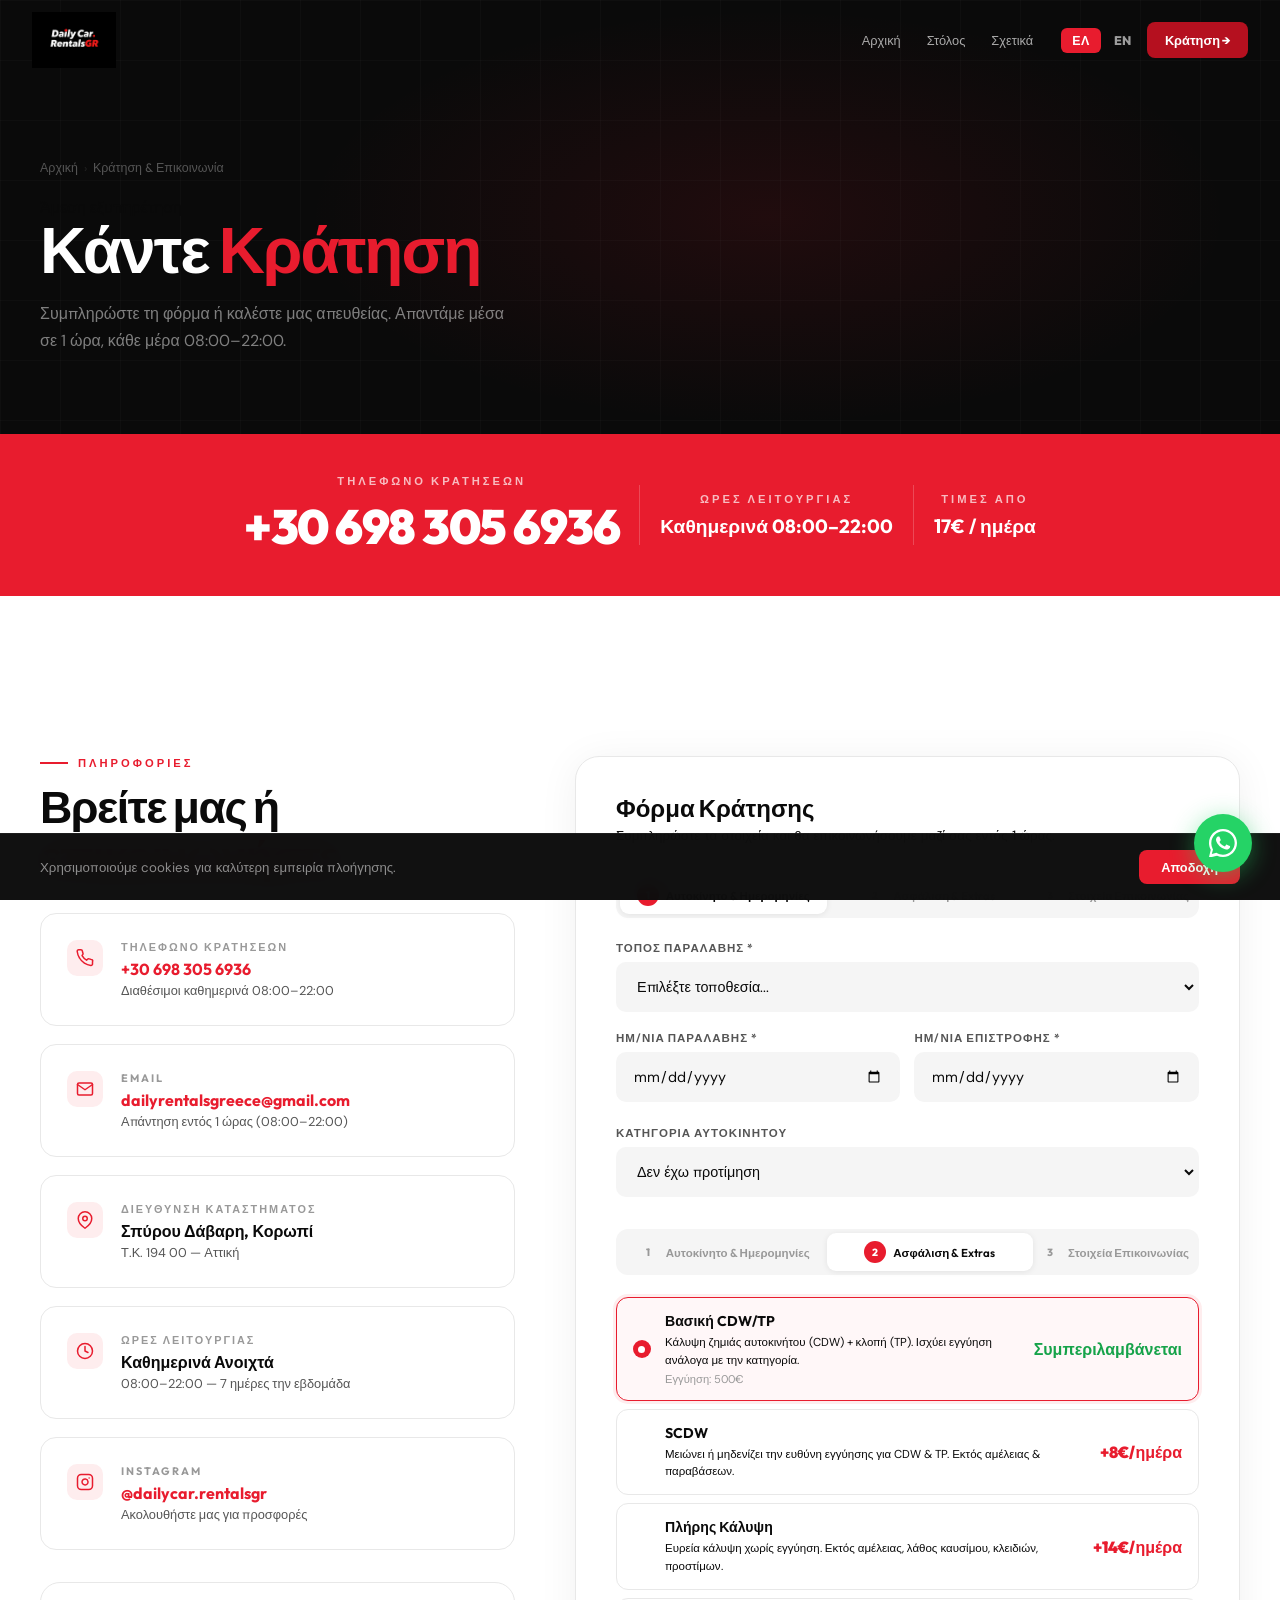
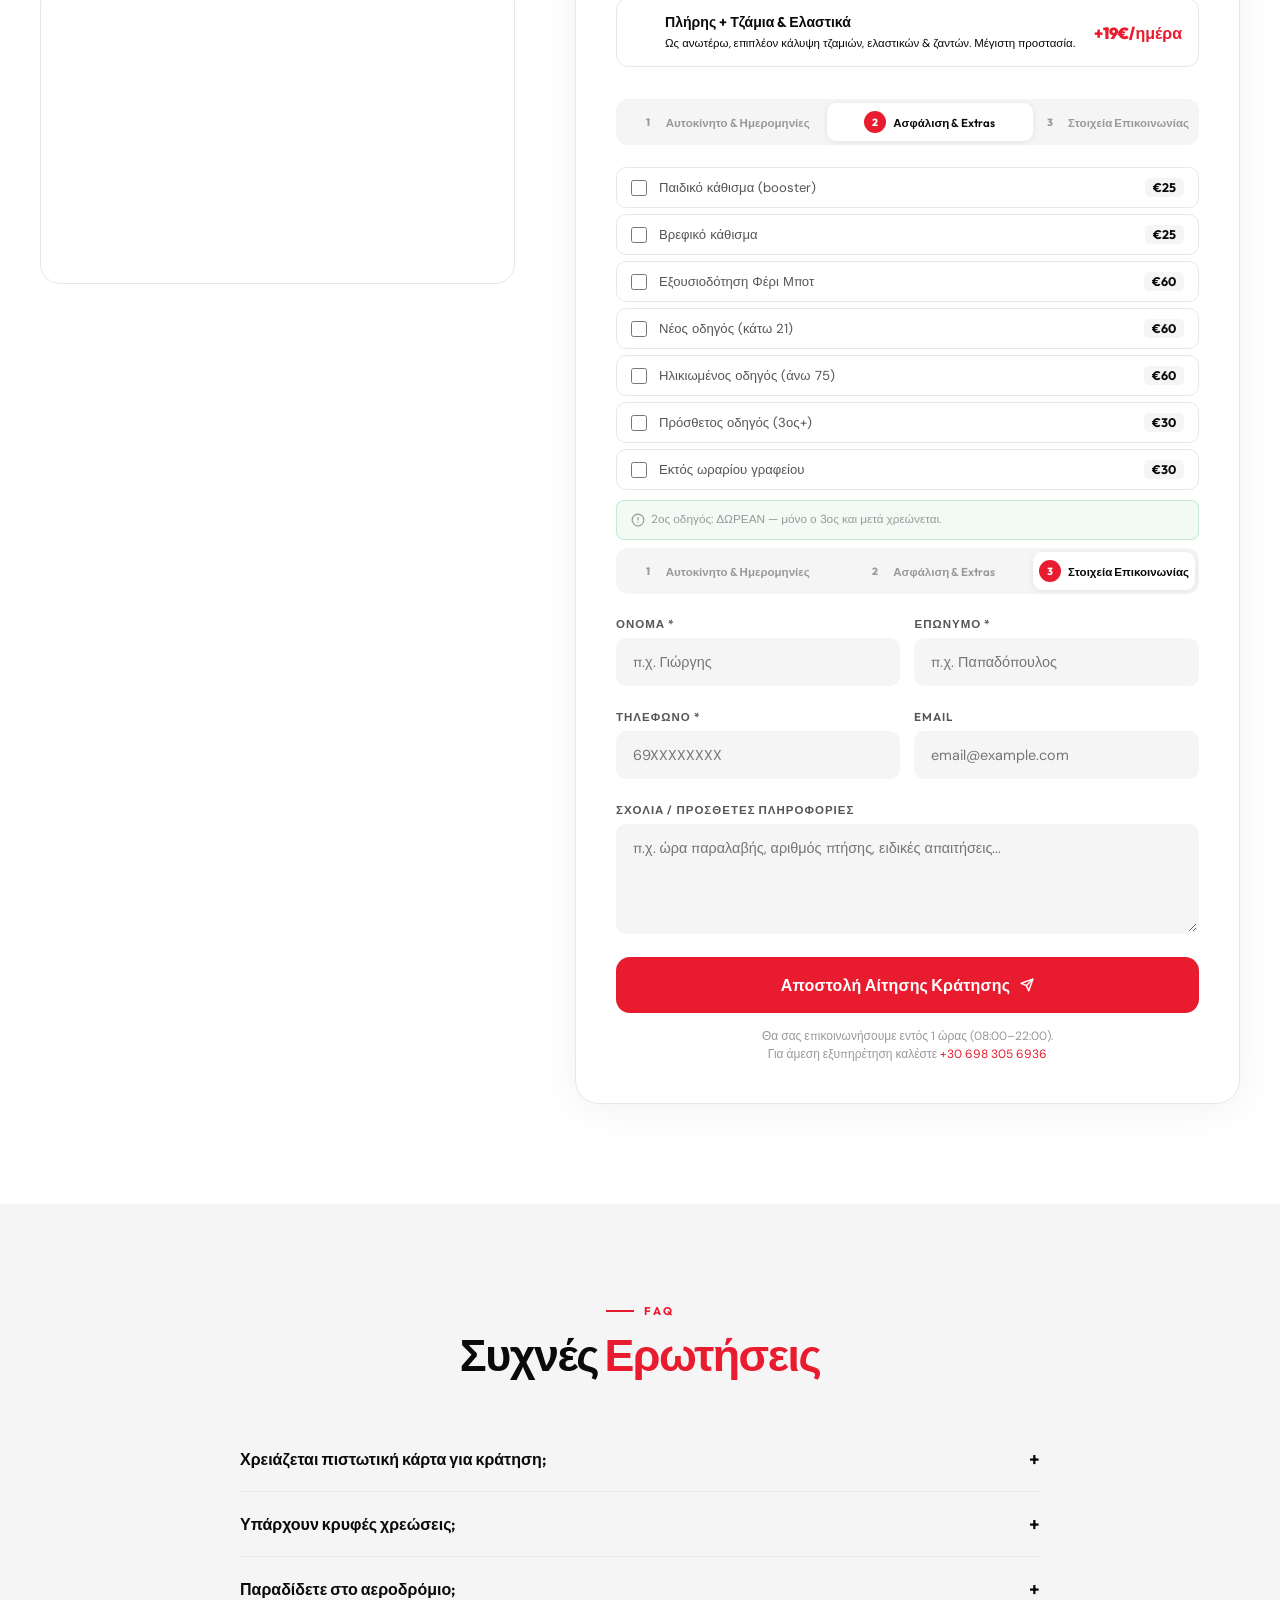
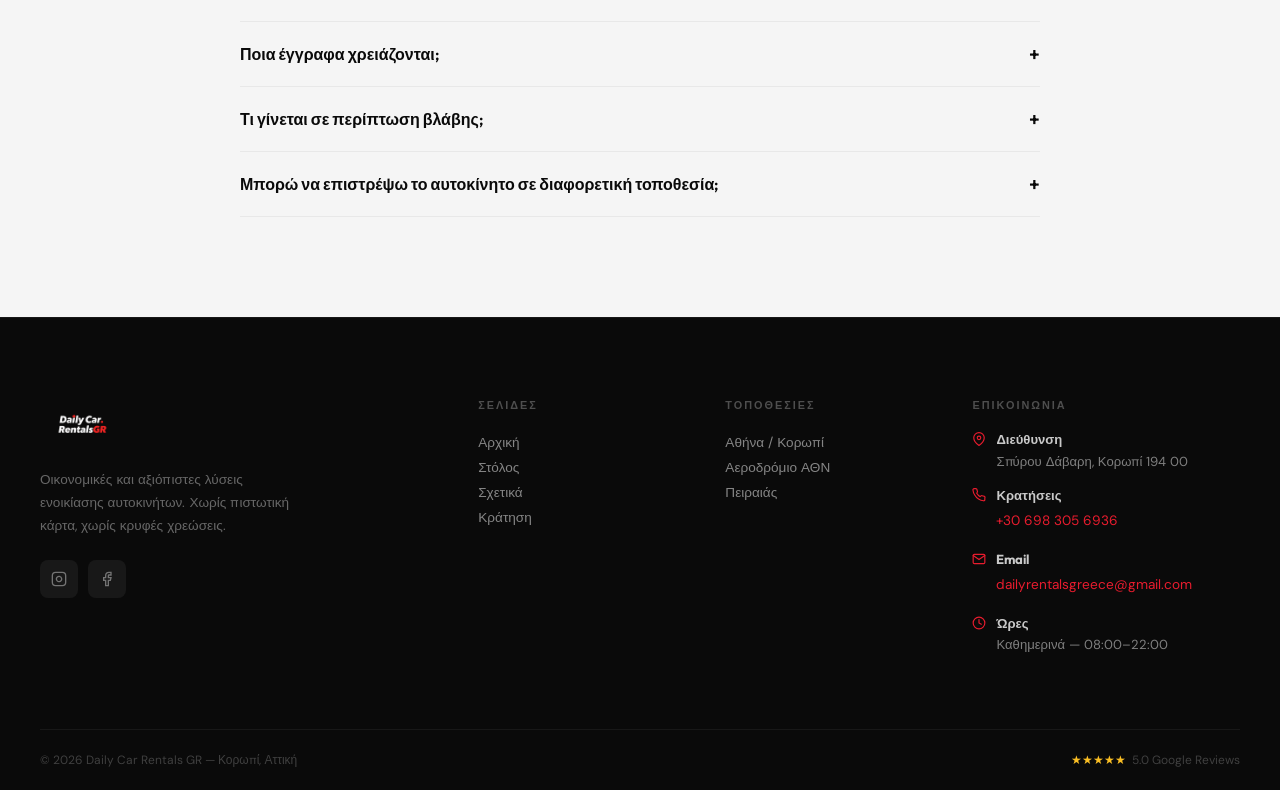
<file: contact.html>
<!DOCTYPE html>
<html lang="el">
<head>
  <meta charset="UTF-8"/>
  <meta name="viewport" content="width=device-width, initial-scale=1.0"/>
  <title>Κράτηση & Επικοινωνία — Daily Car Rentals GR</title>
  <meta name="description" content="Κάντε κράτηση αυτοκινήτου ή επικοινωνήστε μαζί μας. Τηλέφωνο: +30 698 305 6936. Κορωπί, Αττική."/>
  <meta name="robots" content="index, follow"/>
  <meta property="og:title" content="Κράτηση — Daily Car Rentals GR"/>
  <meta property="og:description" content="Κλείστε το αυτοκίνητό σας online. Χωρίς πιστωτική κάρτα, χωρίς κρυφές χρεώσεις."/>
  <meta property="og:type" content="website"/>
  <meta property="og:url" content="https://dailycargreece.com/contact.html"/>
  <link rel="stylesheet" href="css/style.css"/>
  <link rel="preconnect" href="https://fonts.googleapis.com"/>
  <link rel="icon" href="data:image/svg+xml,<svg xmlns='http://www.w3.org/2000/svg' viewBox='0 0 32 32'><rect width='32' height='32' rx='6' fill='%23e81c2e'/><text x='50%' y='58%' dominant-baseline='middle' text-anchor='middle' font-size='18' font-family='Arial Black' fill='white'>D</text></svg>"/>
  <script type="application/ld+json">
  {
    "@context": "https://schema.org",
    "@type": "CarRental",
    "name": "Daily Car Rentals Greece",
    "telephone": "+306983056936",
    "email": "dailyrentalsgreece@gmail.com",
    "url": "https://dailycargreece.com",
    "address": {
      "@type": "PostalAddress",
      "streetAddress": "Σπύρου Δάβαρη",
      "addressLocality": "Κορωπί",
      "postalCode": "194 00",
      "addressCountry": "GR"
    },
    "openingHours": "Mo-Su 08:00-22:00"
  }
  </script>
  <style>
    .map-embed { border-radius: 20px; overflow: hidden; border: 1px solid var(--gray-200); margin-top: 32px; }
    .map-embed iframe { width: 100%; height: 300px; display: block; border: none; filter: grayscale(20%); }
    .hours-table { width: 100%; margin-top: 10px; }
    .hours-table tr td { font-size: .85rem; color: var(--gray-600); padding: 6px 0; }
    .hours-table tr td:last-child { text-align: right; font-weight: 600; color: var(--black); font-family: var(--font-display); }
    .hours-table tr.today td { color: var(--red); }
    .hours-table tr.today td:last-child { color: var(--red); }
    .phone-big { font-family: var(--font-display); font-size: 2rem; font-weight: 900; color: var(--black); letter-spacing: -1px; display: flex; align-items: center; gap: 12px; }
    .phone-big a { color: var(--red); transition: color .2s; }
    .phone-big a:hover { color: var(--red-dark); }
    .faq-item { border-bottom: 1px solid var(--gray-200); }
    .faq-q { display: flex; align-items: center; justify-content: space-between; padding: 20px 0; cursor: pointer; font-family: var(--font-display); font-weight: 600; font-size: 1rem; color: var(--black); gap: 16px; }
    .faq-q:hover { color: var(--red); }
    .faq-icon { font-size: 1.2rem; flex-shrink: 0; transition: transform .3s; }
    .faq-a { font-size: .9rem; color: var(--gray-600); line-height: 1.7; max-height: 0; overflow: hidden; transition: max-height .4s var(--ease-out), padding .3s; }
    .faq-a.open { max-height: 200px; padding-bottom: 20px; }
    .faq-item.open .faq-icon { transform: rotate(45deg); }
    .faq-item.open .faq-q { color: var(--red); }

    /* ---- FORM WRAPPER ---- */
    .c-form-wrap { background: #fff; border-radius: 24px; border: 1px solid var(--gray-200); padding: 36px 40px 40px; box-shadow: 0 4px 40px rgba(0,0,0,.06); }
    @media (max-width: 640px) { .c-form-wrap { padding: 24px 20px 28px; } }
    .cfh-title { font-family: var(--font-display); font-size: 1.5rem; font-weight: 900; color: var(--black); margin-bottom: 4px; }
    .cfh-sub { font-size: .84rem; color: var(--gray-500); margin-bottom: 28px; }

    /* ---- STEP BAR ---- */
    .bk-steps { display: flex; align-items: center; margin-bottom: 36px; background: var(--gray-100); border-radius: 12px; padding: 4px; }
    .bk-step { flex: 1; display: flex; align-items: center; justify-content: center; gap: 7px; padding: 8px 6px; border-radius: 9px; transition: background .25s; }
    .bk-step.active { background: #fff; box-shadow: 0 1px 6px rgba(0,0,0,.08); }
    .bk-step-num { width: 22px; height: 22px; border-radius: 50%; border: 2px solid var(--gray-300); display: flex; align-items: center; justify-content: center; font-family: var(--font-display); font-size: .65rem; font-weight: 800; color: var(--gray-400); flex-shrink: 0; transition: all .25s; }
    .bk-step.active .bk-step-num { border-color: var(--red); background: var(--red); color: #fff; }
    .bk-step.done  .bk-step-num { border-color: #16a34a; background: #16a34a; color: #fff; }
    .bk-step-label { font-family: var(--font-display); font-size: .72rem; font-weight: 600; color: var(--gray-400); white-space: nowrap; transition: color .25s; }
    .bk-step.active .bk-step-label { color: var(--black); }
    .bk-step.done  .bk-step-label { color: #16a34a; }
    @media (max-width: 480px) { .bk-step-label { display: none; } }

    /* ---- FORM SECTION DIVIDER ---- */
    .fsec { margin-bottom: 8px; }
    .fsec + .fsec { margin-top: 32px; }
    .fsec .bk-steps { margin-bottom: 22px; }

    /* ---- INSURANCE CARDS (stacked rows) ---- */
    .ins-list { display: flex; flex-direction: column; gap: 8px; }
    .ins-card { display: flex; align-items: center; gap: 14px; border: 1.5px solid var(--gray-200); border-radius: 12px; padding: 14px 16px; cursor: pointer; transition: border-color .2s, background .2s, box-shadow .2s; position: relative; }
    .ins-card:hover { border-color: var(--gray-400); }
    .ins-card.selected { border-color: var(--red); background: rgba(232,28,46,.03); box-shadow: 0 0 0 3px rgba(232,28,46,.08); }
    .ins-card input[type="radio"] { position: absolute; opacity: 0; pointer-events: none; }
    .ins-radio { width: 18px; height: 18px; border-radius: 50%; border: 2px solid var(--gray-300); display: flex; align-items: center; justify-content: center; flex-shrink: 0; transition: border-color .2s, background .2s; }
    .ins-card.selected .ins-radio { border-color: var(--red); background: var(--red); }
    .ins-radio-dot { width: 7px; height: 7px; border-radius: 50%; background: #fff; opacity: 0; transition: opacity .2s; }
    .ins-card.selected .ins-radio-dot { opacity: 1; }
    .ins-body { flex: 1; min-width: 0; }
    .ins-card-name { font-family: var(--font-display); font-size: .88rem; font-weight: 700; color: var(--black); }
    .ins-desc { font-size: .72rem; color: var(--gray-500); line-height: 1.5; margin-top: 2px; }
    .ins-deposit { font-size: .7rem; color: var(--gray-400); margin-top: 3px; }
    .ins-price-col { text-align: right; flex-shrink: 0; }
    .ins-price { font-family: var(--font-display); font-size: 1rem; font-weight: 900; color: var(--red); white-space: nowrap; }
    .ins-price.free { color: #16a34a; }

    /* ---- EXTRAS (compact list) ---- */
    .fsec-sub { font-family: var(--font-display); font-size: .7rem; font-weight: 700; letter-spacing: 2px; text-transform: uppercase; color: var(--gray-400); margin: 22px 0 12px; }
    .extras-list { display: flex; flex-direction: column; gap: 6px; }
    .extra-item { display: flex; align-items: center; gap: 12px; padding: 10px 14px; border: 1.5px solid var(--gray-200); border-radius: 10px; cursor: pointer; transition: border-color .2s, background .2s; }
    .extra-item:hover { border-color: var(--gray-300); background: #fafafa; }
    .extra-item:has(.extra-cb:checked) { border-color: var(--red); background: rgba(232,28,46,.03); }
    .extra-item:has(.extra-cb:checked) .extra-label { color: var(--black); font-weight: 600; }
    .extra-cb { accent-color: var(--red); width: 15px; height: 15px; cursor: pointer; flex-shrink: 0; }
    .extra-label { flex: 1; font-size: .82rem; color: var(--gray-600); }
    .extra-cost { font-family: var(--font-display); font-size: .78rem; font-weight: 700; color: var(--gray-500); background: var(--gray-100); border-radius: 5px; padding: 2px 8px; white-space: nowrap; }
    .extra-free-badge { font-family: var(--font-display); font-size: .72rem; font-weight: 700; color: #16a34a; background: rgba(22,163,74,.08); border-radius: 5px; padding: 2px 8px; }
    .extras-note { font-size: .74rem; color: var(--gray-400); margin-top: 10px; display: flex; align-items: center; gap: 6px; line-height: 1.5; }

    /* ---- PRICE SUMMARY ---- */
    #price-summary { background: var(--black); border-radius: 16px; padding: 22px 24px; margin: 28px 0; animation: fadeIn .3s; }
    @keyframes fadeIn { from { opacity:0; transform:translateY(6px); } to { opacity:1; transform:none; } }
    .ps-head { font-family: var(--font-display); font-size: .62rem; font-weight: 700; letter-spacing: 3px; text-transform: uppercase; color: rgba(255,255,255,.35); margin-bottom: 14px; }
    .ps-line { display: flex; justify-content: space-between; align-items: baseline; font-size: .8rem; color: rgba(255,255,255,.6); margin-bottom: 7px; }
    .ps-line span:last-child { font-family: var(--font-display); font-weight: 600; color: rgba(255,255,255,.85); white-space: nowrap; margin-left: 12px; }
    .ps-sep { border: none; border-top: 1px solid rgba(255,255,255,.1); margin: 12px 0; }
    .ps-total { display: flex; justify-content: space-between; align-items: center; }
    .ps-total-label { font-family: var(--font-display); font-size: .75rem; font-weight: 700; letter-spacing: 1px; text-transform: uppercase; color: rgba(255,255,255,.5); }
    .ps-total-amount { font-family: var(--font-display); font-size: 2rem; font-weight: 900; color: #fff; letter-spacing: -1px; }
    .ps-note { font-size: .68rem; color: rgba(255,255,255,.28); margin-top: 10px; line-height: 1.5; }

    /* ---- SUBMIT ---- */
    .c-submit { width: 100%; display: flex; align-items: center; justify-content: center; gap: 10px; background: var(--red); color: #fff; font-family: var(--font-display); font-size: 1rem; font-weight: 800; padding: 18px 28px; border-radius: 14px; border: none; cursor: pointer; transition: background .25s, transform .2s, box-shadow .25s; letter-spacing: .2px; }
    .c-submit:hover { background: var(--red-light); transform: translateY(-2px); box-shadow: 0 12px 32px rgba(232,28,46,.35); }
    .c-submit:disabled { opacity: .6; cursor: not-allowed; transform: none; box-shadow: none; }
    .c-submit-note { font-size: .74rem; color: var(--gray-400); text-align: center; margin-top: 12px; line-height: 1.6; }
    .form-send-error { background: rgba(220,38,38,.07); border: 1px solid rgba(220,38,38,.25); border-radius: 10px; padding: 12px 16px; font-size: .83rem; color: #dc2626; margin-bottom: 16px; }

    /* ---- INFO CARDS ---- */
    .c-info-ico-svg { width: 36px; height: 36px; background: rgba(232,28,46,.08); border-radius: 10px; display: flex; align-items: center; justify-content: center; color: var(--red); flex-shrink: 0; }
  </style>
</head>
<body>

<!-- NAVBAR -->
<nav id="nav">
  <div class="nav-in">
    <a href="index.html" class="nav-logo"><img src="images/logo.png" alt="Daily Car Rentals GR" class="nav-logo-img"/></a>
    <div class="nav-links">
      <a href="index.html" data-i18n="nav-home">Αρχική</a>
      <a href="fleet.html" data-i18n="nav-fleet">Στόλος</a>
      <a href="about.html" data-i18n="nav-about">Σχετικά</a>
      <div style="display:inline-flex;align-items:center;gap:2px;margin-left:14px;margin-right:2px;flex-shrink:0">
        <button type="button" onclick="setLang(this.dataset.lang)" data-lang="el" class="lang-btn active" style="font-family:var(--font-display);font-size:.78rem;font-weight:800;letter-spacing:.5px;padding:5px 11px;background:var(--red);color:#fff;border:none;border-radius:6px;cursor:pointer;transition:opacity .2s">ΕΛ</button>
        <button type="button" onclick="setLang(this.dataset.lang)" data-lang="en" class="lang-btn" style="font-family:var(--font-display);font-size:.78rem;font-weight:800;letter-spacing:.5px;padding:5px 11px;background:transparent;color:rgba(255,255,255,.6);border:none;border-radius:6px;cursor:pointer;transition:opacity .2s">EN</button>
      </div>
      <a href="contact.html" class="nav-cta on" style="background:var(--red-dark)!important" data-i18n="nav-book">Κράτηση →</a>
    </div>

    <button class="hamburger" id="ham" aria-label="Menu"><span></span><span></span><span></span></button>
  </div>
</nav>

<div class="mob-nav" id="mob-nav">
  <a href="index.html">Αρχική</a>
  <a href="fleet.html">Στόλος Αυτοκινήτων</a>
  <a href="about.html">Σχετικά με εμάς</a>
  <a href="contact.html" class="mob-cta">Κάντε Κράτηση →</a>
  <div class="lang-toggle mob-lang" style="margin-top:10px;justify-content:center">
    <button type="button" class="lang-btn active" data-lang="el" onclick="setLang(this.dataset.lang)">ΕΛ</button>
    <button type="button" class="lang-btn" data-lang="en" onclick="setLang(this.dataset.lang)">EN</button>
  </div>
</div>

<!-- PAGE HEADER -->
<div class="pg-header">
  <div class="pg-header-bg"></div>
  <div class="pg-grid-bg"></div>
  <div class="wrap pg-header-in">
    <div class="breadcrumb"><a href="index.html" data-i18n="nav-home">Αρχική</a><span class="breadcrumb-sep">›</span><span data-i18n="contact-bc">Κράτηση & Επικοινωνία</span></div>
    <div class="pg-header-tag" data-i18n="pg-contact-tag">Άμεση εξυπηρέτηση</div>
    <h1 data-i18n="contact-h1">Κάντε <span>Κράτηση</span></h1>
    <p data-i18n="contact-p">Συμπληρώστε τη φόρμα ή καλέστε μας απευθείας. Απαντάμε μέσα σε 1 ώρα, κάθε μέρα 08:00–22:00.</p>
  </div>
</div>

<!-- PHONE HIGHLIGHT -->
<section style="background:var(--red);padding:40px 0">
  <div class="wrap" style="display:flex;align-items:center;justify-content:center;gap:20px;flex-wrap:wrap;text-align:center">
    <div>
      <div data-i18n="bar-phone-lbl" style="font-family:var(--font-display);font-size:.7rem;font-weight:700;letter-spacing:3px;text-transform:uppercase;color:rgba(255,255,255,.7);margin-bottom:8px">Τηλέφωνο Κρατήσεων</div>
      <a href="tel:+306983056936" style="font-family:var(--font-display);font-size:clamp(2rem,4vw,3rem);font-weight:900;color:#fff;letter-spacing:-1.5px">+30 698 305 6936</a>
    </div>
    <div style="width:1px;height:60px;background:rgba(255,255,255,.2)" class="hide-mobile"></div>
    <div>
      <div data-i18n="bar-hours-lbl" style="font-family:var(--font-display);font-size:.7rem;font-weight:700;letter-spacing:3px;text-transform:uppercase;color:rgba(255,255,255,.7);margin-bottom:8px">Ώρες Λειτουργίας</div>
      <div data-i18n="bar-hours-val" style="font-family:var(--font-display);font-size:1.2rem;font-weight:700;color:#fff">Καθημερινά 08:00–22:00</div>
    </div>
    <div style="width:1px;height:60px;background:rgba(255,255,255,.2)" class="hide-mobile"></div>
    <div>
      <div data-i18n="bar-price-lbl" style="font-family:var(--font-display);font-size:.7rem;font-weight:700;letter-spacing:3px;text-transform:uppercase;color:rgba(255,255,255,.7);margin-bottom:8px">Τιμές από</div>
      <div data-i18n="bar-price-val" style="font-family:var(--font-display);font-size:1.2rem;font-weight:700;color:#fff">17€ / ημέρα</div>
    </div>
  </div>
</section>

<!-- CONTACT SECTION -->
<section class="section">
  <div class="wrap">
    <div class="contact-grid">

      <!-- Left info -->
      <div>
        <div class="rv"><div class="s-tag" data-i18n="info-tag">Πληροφορίες</div></div>
        <div class="rv d1"><h2 class="s-title" data-i18n="info-h2">Βρείτε μας ή<br/><span>επικοινωνήστε</span></h2></div>

        <div class="c-info-cards" style="margin-top:32px">
          <div class="c-info-c rv d1">
            <div class="c-info-ico-svg">
              <svg width="18" height="18" viewBox="0 0 24 24" fill="none" stroke="currentColor" stroke-width="2" stroke-linecap="round" stroke-linejoin="round"><path d="M22 16.92v3a2 2 0 0 1-2.18 2 19.79 19.79 0 0 1-8.63-3.07A19.5 19.5 0 0 1 4.69 12a19.79 19.79 0 0 1-3.07-8.67A2 2 0 0 1 3.56 1h3a2 2 0 0 1 2 1.72c.127.96.361 1.903.7 2.81a2 2 0 0 1-.45 2.11L8.09 8.91a16 16 0 0 0 6 6l1.27-1.27a2 2 0 0 1 2.11-.45c.907.339 1.85.573 2.81.7A2 2 0 0 1 22 16.92z"/></svg>
            </div>
            <div>
              <div class="c-info-lbl">Τηλέφωνο Κρατήσεων</div>
              <div class="c-info-val"><a href="tel:+306983056936" style="color:var(--red)">+30 698 305 6936</a></div>
              <div class="c-info-sub">Διαθέσιμοι καθημερινά 08:00–22:00</div>
            </div>
          </div>
          <div class="c-info-c rv d1">
            <div class="c-info-ico-svg">
              <svg width="18" height="18" viewBox="0 0 24 24" fill="none" stroke="currentColor" stroke-width="2" stroke-linecap="round" stroke-linejoin="round"><path d="M4 4h16c1.1 0 2 .9 2 2v12c0 1.1-.9 2-2 2H4c-1.1 0-2-.9-2-2V6c0-1.1.9-2 2-2z"/><polyline points="22,6 12,13 2,6"/></svg>
            </div>
            <div>
              <div class="c-info-lbl">Email</div>
              <div class="c-info-val"><a href="mailto:dailyrentalsgreece@gmail.com" style="color:var(--red)">dailyrentalsgreece@gmail.com</a></div>
              <div class="c-info-sub">Απάντηση εντός 1 ώρας (08:00–22:00)</div>
            </div>
          </div>
          <div class="c-info-c rv d2">
            <div class="c-info-ico-svg">
              <svg width="18" height="18" viewBox="0 0 24 24" fill="none" stroke="currentColor" stroke-width="2" stroke-linecap="round" stroke-linejoin="round"><path d="M21 10c0 7-9 13-9 13s-9-6-9-13a9 9 0 0 1 18 0z"/><circle cx="12" cy="10" r="3"/></svg>
            </div>
            <div>
              <div class="c-info-lbl">Διεύθυνση Καταστήματος</div>
              <div class="c-info-val">Σπύρου Δάβαρη, Κορωπί</div>
              <div class="c-info-sub">Τ.Κ. 194 00 — Αττική</div>
            </div>
          </div>
          <div class="c-info-c rv d3">
            <div class="c-info-ico-svg">
              <svg width="18" height="18" viewBox="0 0 24 24" fill="none" stroke="currentColor" stroke-width="2" stroke-linecap="round" stroke-linejoin="round"><circle cx="12" cy="12" r="10"/><polyline points="12 6 12 12 16 14"/></svg>
            </div>
            <div>
              <div class="c-info-lbl">Ώρες Λειτουργίας</div>
              <div class="c-info-val">Καθημερινά Ανοιχτά</div>
              <div class="c-info-sub">08:00–22:00 — 7 ημέρες την εβδομάδα</div>
            </div>
          </div>
          <div class="c-info-c rv d1">
            <div class="c-info-ico-svg">
              <svg width="18" height="18" viewBox="0 0 24 24" fill="none" stroke="currentColor" stroke-width="2" stroke-linecap="round" stroke-linejoin="round"><rect x="2" y="2" width="20" height="20" rx="5"/><path d="M16 11.37A4 4 0 1 1 12.63 8 4 4 0 0 1 16 11.37z"/><line x1="17.5" y1="6.5" x2="17.51" y2="6.5"/></svg>
            </div>
            <div>
              <div class="c-info-lbl">Instagram</div>
              <div class="c-info-val"><a href="https://instagram.com/dailycar.rentalsgr" target="_blank" style="color:var(--red)">@dailycar.rentalsgr</a></div>
              <div class="c-info-sub">Ακολουθήστε μας για προσφορές</div>
            </div>
          </div>
        </div>

        <!-- Map -->
        <div class="map-embed rv">
          <iframe
            src="https://maps.google.com/maps?q=Σπύρου+Δάβαρη,+Κορωπί+194+00&output=embed"
            loading="lazy"
            allowfullscreen
            referrerpolicy="no-referrer-when-downgrade"
            title="Daily Car Rentals GR - Χάρτης">
          </iframe>
        </div>

      </div>

      <!-- Right form -->
      <div class="c-form-wrap rv d2">
        <div class="cfh-title" data-i18n="form-title">Φόρμα Κράτησης</div>
        <div class="cfh-sub" data-i18n="form-sub">Συμπληρώστε τα στοιχεία και θα επικοινωνήσουμε μαζί σας εντός 1 ώρας.</div>

        <form class="c-form" id="booking-form" novalidate>

          <!-- Section 1: Vehicle & Dates -->
          <div class="fsec">
            <div class="bk-steps">
              <div class="bk-step active"><div class="bk-step-num">1</div><div class="bk-step-label" data-i18n="step1-title">Αυτοκίνητο & Ημερομηνίες</div></div>
              <div class="bk-step"><div class="bk-step-num">2</div><div class="bk-step-label" data-i18n="step2-title">Ασφάλιση & Extras</div></div>
              <div class="bk-step"><div class="bk-step-num">3</div><div class="bk-step-label" data-i18n="step3-title">Στοιχεία Επικοινωνίας</div></div>
            </div>

            <div class="fgl">
              <label data-i18n="lbl-location">Τόπος Παραλαβής *</label>
              <select name="pickup_location" required>
                <option value="" disabled selected>Επιλέξτε τοποθεσία...</option>
                <option value="Κέντρο Αθήνας">Κέντρο Αθήνας</option>
                <option value="Αεροδρόμιο Αθηνών — «Ελ. Βενιζέλος»">Αεροδρόμιο Αθηνών — «Ελ. Βενιζέλος»</option>
                <option value="Πειραιάς">Πειραιάς</option>
                <option value="Ραφήνα">Ραφήνα</option>
                <option value="Λαύριο">Λαύριο</option>
                <option value="Άλλη τοποθεσία">Άλλη τοποθεσία (αναφέρετε στα σχόλια)</option>
              </select>
              <div class="field-err" id="err-pickup_location"></div>
            </div>

            <div class="form-row">
              <div class="fgl">
                <label data-i18n="lbl-pickup">Ημ/νία Παραλαβής *</label>
                <input type="date" name="pickup_date" class="pickup-date" required/>
                <div class="field-err" id="err-pickup_date"></div>
              </div>
              <div class="fgl">
                <label data-i18n="lbl-return">Ημ/νία Επιστροφής *</label>
                <input type="date" name="return_date" class="return-date" required/>
                <div class="field-err" id="err-return_date"></div>
              </div>
            </div>

            <div class="fgl">
              <label data-i18n="lbl-group">Κατηγορία Αυτοκινήτου</label>
              <select name="car_group" id="car-group-select">
                <option value="">Δεν έχω προτίμηση</option>
                <optgroup label="Mini">
                  <option value="A">A — Toyota Aygo ή παρόμοιο (Χειρ. / Βενζίνη)</option>
                  <option value="B">B — Fiat Panda ή παρόμοιο (Χειρ. / Βενζίνη)</option>
                  <option value="BD">BD — Fiat Panda Diesel ή παρόμοιο (Χειρ. / Diesel)</option>
                  <option value="GA">GA — Hyundai i10 Auto ή παρόμοιο (Αυτ. / Βενζίνη)</option>
                </optgroup>
                <optgroup label="Compact / Economy">
                  <option value="C1">C1 — Peugeot 208 ή παρόμοιο (Χειρ. / Βενζίνη)</option>
                  <option value="CD">CD — Peugeot 208 Diesel ή παρόμοιο (Χειρ. / Diesel)</option>
                  <option value="D">D — Seat Ibiza ή παρόμοιο (Χειρ. / Βενζίνη)</option>
                  <option value="DD">DD — Seat Ibiza Diesel ή παρόμοιο (Χειρ. / Diesel)</option>
                  <option value="G">G — Seat Ibiza Auto ή παρόμοιο (Αυτ. / Βενζίνη)</option>
                </optgroup>
                <optgroup label="Compact+ / Sedan">
                  <option value="E">E — Hyundai i30 ή παρόμοιο (Χειρ. / Βενζίνη)</option>
                  <option value="ED">ED — Hyundai i30 Diesel ή παρόμοιο (Χειρ. / Diesel)</option>
                  <option value="E1">E1 — Fiat Tipo Sedan ή παρόμοιο (Χειρ. / Βενζίνη)</option>
                  <option value="G2">G2 — Fiat Tipo Sedan Auto ή παρόμοιο (Αυτ. / Βενζίνη)</option>
                  <option value="S">S — Peugeot 308 Station ή παρόμοιο (Χειρ. / Υβρ.)</option>
                </optgroup>
                <optgroup label="SUV / Crossover">
                  <option value="J1">J1 — Skoda Kamiq ή παρόμοιο (Χειρ. / Βενζίνη)</option>
                  <option value="J2">J2 — Peugeot 2008 ή παρόμοιο (Χειρ. / Βενζίνη)</option>
                  <option value="JA">JA — Nissan Qashqai Auto ή παρόμοιο (Αυτ. / Βενζίνη)</option>
                  <option value="G1">G1 — Kia Stonic Auto ή παρόμοιο (Αυτ. / Βενζίνη)</option>
                  <option value="XM">XM — Kia Sportage ή παρόμοιο (Υβρ. / Μικτό)</option>
                </optgroup>
                <optgroup label="Van / Minivan">
                  <option value="F">F — Fiat Doblo 7θ. ή παρόμοιο (Χειρ. / Υβρ.)</option>
                  <option value="KD">KD — Fiat Talento 9θ. ή παρόμοιο (Χειρ. / Diesel)</option>
                  <option value="KA">KA — Opel Vivaro Auto 9θ. ή παρόμοιο (Αυτ. / Diesel)</option>
                </optgroup>
              </select>
              <!-- live car info card -->
              <div id="car-info-card"></div>
            </div>

          </div>

          <!-- Section 2: Insurance -->
          <div class="fsec">
            <div class="bk-steps">
              <div class="bk-step"><div class="bk-step-num">1</div><div class="bk-step-label" data-i18n="step1-title">Αυτοκίνητο & Ημερομηνίες</div></div>
              <div class="bk-step active"><div class="bk-step-num">2</div><div class="bk-step-label" data-i18n="step2-title">Ασφάλιση & Extras</div></div>
              <div class="bk-step"><div class="bk-step-num">3</div><div class="bk-step-label" data-i18n="step3-title">Στοιχεία Επικοινωνίας</div></div>
            </div>
            <div class="ins-list">

              <label class="ins-card selected" data-ins="basic">
                <input type="radio" name="insurance" value="basic" checked/>
                <div class="ins-radio"><div class="ins-radio-dot"></div></div>
                <div class="ins-body">
                  <div class="ins-card-name" data-i18n="ins-basic-name">Βασική CDW/TP</div>
                  <div class="ins-desc" data-i18n="ins-basic-desc">Κάλυψη ζημιάς αυτοκινήτου (CDW) + κλοπή (TP). Ισχύει εγγύηση ανάλογα με την κατηγορία.</div>
                  <div class="ins-deposit" id="ins-deposit-note">Εγγύηση: από €500</div>
                </div>
                <div class="ins-price-col"><div class="ins-price free" data-i18n="ins-basic-free">Συμπεριλαμβάνεται</div></div>
              </label>

              <label class="ins-card" data-ins="scdw">
                <input type="radio" name="insurance" value="scdw"/>
                <div class="ins-radio"><div class="ins-radio-dot"></div></div>
                <div class="ins-body">
                  <div class="ins-card-name" data-i18n="ins-scdw-name">SCDW</div>
                  <div class="ins-desc" data-i18n="ins-scdw-desc">Μειώνει ή μηδενίζει την ευθύνη εγγύησης για CDW & TP. Εκτός αμέλειας & παραβάσεων.</div>
                </div>
                <div class="ins-price-col"><div class="ins-price" id="ins-price-scdw">+€8–16/ημέρα</div></div>
              </label>

              <label class="ins-card" data-ins="full">
                <input type="radio" name="insurance" value="full"/>
                <div class="ins-radio"><div class="ins-radio-dot"></div></div>
                <div class="ins-body">
                  <div class="ins-card-name" data-i18n="ins-full-name">Πλήρης Κάλυψη</div>
                  <div class="ins-desc" data-i18n="ins-full-desc">Ευρεία κάλυψη χωρίς εγγύηση. Εκτός αμέλειας, λάθος καυσίμου, κλειδιών, προστίμων.</div>
                </div>
                <div class="ins-price-col"><div class="ins-price" id="ins-price-full">+€14–28/ημέρα</div></div>
              </label>

              <label class="ins-card" data-ins="full_glass">
                <input type="radio" name="insurance" value="full_glass"/>
                <div class="ins-radio"><div class="ins-radio-dot"></div></div>
                <div class="ins-body">
                  <div class="ins-card-name" data-i18n="ins-glass-name">Πλήρης + Τζάμια & Ελαστικά</div>
                  <div class="ins-desc" data-i18n="ins-glass-desc">Ως ανωτέρω, επιπλέον κάλυψη τζαμιών, ελαστικών & ζαντών. Μέγιστη προστασία.</div>
                </div>
                <div class="ins-price-col"><div class="ins-price" id="ins-price-full_glass">+€19–38/ημέρα</div></div>
              </label>

            </div>
          </div>

          <!-- Section 3: Extras (still step 2) -->
          <div class="fsec">
            <div class="bk-steps">
              <div class="bk-step"><div class="bk-step-num">1</div><div class="bk-step-label" data-i18n="step1-title">Αυτοκίνητο & Ημερομηνίες</div></div>
              <div class="bk-step active"><div class="bk-step-num">2</div><div class="bk-step-label" data-i18n="step2-title">Ασφάλιση & Extras</div></div>
              <div class="bk-step"><div class="bk-step-num">3</div><div class="bk-step-label" data-i18n="step3-title">Στοιχεία Επικοινωνίας</div></div>
            </div>
            <div class="extras-list">
              <label class="extra-item">
                <input type="checkbox" class="extra-cb" name="extras" value="booster"/>
                <span class="extra-label" data-i18n="extra-booster">Παιδικό κάθισμα (booster)</span>
                <span class="extra-cost">€25</span>
              </label>
              <label class="extra-item">
                <input type="checkbox" class="extra-cb" name="extras" value="baby"/>
                <span class="extra-label" data-i18n="extra-baby">Βρεφικό κάθισμα</span>
                <span class="extra-cost">€25</span>
              </label>
              <label class="extra-item">
                <input type="checkbox" class="extra-cb" name="extras" value="ferry"/>
                <span class="extra-label" data-i18n="extra-ferry">Εξουσιοδότηση Φέρι Μποτ</span>
                <span class="extra-cost">€60</span>
              </label>
              <label class="extra-item">
                <input type="checkbox" class="extra-cb" name="extras" value="young"/>
                <span class="extra-label" data-i18n="extra-young">Νέος οδηγός (κάτω 21)</span>
                <span class="extra-cost">€60</span>
              </label>
              <label class="extra-item">
                <input type="checkbox" class="extra-cb" name="extras" value="senior"/>
                <span class="extra-label" data-i18n="extra-senior">Ηλικιωμένος οδηγός (άνω 75)</span>
                <span class="extra-cost">€60</span>
              </label>
              <label class="extra-item">
                <input type="checkbox" class="extra-cb" name="extras" value="extra_drv"/>
                <span class="extra-label" data-i18n="extra-drv">Πρόσθετος οδηγός (3ος+)</span>
                <span class="extra-cost">€30</span>
              </label>
              <label class="extra-item">
                <input type="checkbox" class="extra-cb" name="extras" value="oor"/>
                <span class="extra-label" data-i18n="extra-oor">Εκτός ωραρίου γραφείου</span>
                <span class="extra-cost">€30</span>
              </label>
            </div>
            <div class="extras-note">
              <svg width="14" height="14" viewBox="0 0 24 24" fill="none" stroke="currentColor" stroke-width="2" stroke-linecap="round" stroke-linejoin="round"><circle cx="12" cy="12" r="10"/><line x1="12" y1="8" x2="12" y2="12"/><line x1="12" y1="16" x2="12.01" y2="16"/></svg>
              <span data-i18n="extras-note">2ος οδηγός: ΔΩΡΕΑΝ — μόνο ο 3ος και μετά χρεώνεται.</span>
            </div>
          </div>

          <!-- Price Summary -->
          <div id="price-summary" style="display:none">
            <div class="ps-head" data-i18n="ps-head">Εκτιμώμενο Κόστος</div>
            <div id="ps-lines"></div>
            <hr class="ps-sep"/>
            <div class="ps-total">
              <span class="ps-total-label" data-i18n="ps-total-label">Σύνολο</span>
              <span class="ps-total-amount" id="ps-total-amount">€0</span>
            </div>
            <div class="ps-note" data-i18n="ps-note">Η τελική τιμή επιβεβαιώνεται κατά την παραλαβή.</div>
          </div>

          <!-- Section 4: Contact Details (step 3) -->
          <div class="fsec">
            <div class="bk-steps">
              <div class="bk-step"><div class="bk-step-num">1</div><div class="bk-step-label" data-i18n="step1-title">Αυτοκίνητο & Ημερομηνίες</div></div>
              <div class="bk-step"><div class="bk-step-num">2</div><div class="bk-step-label" data-i18n="step2-title">Ασφάλιση & Extras</div></div>
              <div class="bk-step active"><div class="bk-step-num">3</div><div class="bk-step-label" data-i18n="step3-title">Στοιχεία Επικοινωνίας</div></div>
            </div>
            <div class="form-row">
              <div class="fgl">
                <label data-i18n="lbl-firstname">Όνομα *</label>
                <input type="text" name="first_name" placeholder="π.χ. Γιώργης" required/>
                <div class="field-err" id="err-first_name"></div>
              </div>
              <div class="fgl">
                <label data-i18n="lbl-lastname">Επώνυμο *</label>
                <input type="text" name="last_name" placeholder="π.χ. Παπαδόπουλος" required/>
                <div class="field-err" id="err-last_name"></div>
              </div>
            </div>
            <div class="form-row">
              <div class="fgl">
                <label data-i18n="lbl-phone">Τηλέφωνο *</label>
                <input type="tel" name="phone" placeholder="69XXXXXXXX" required/>
                <div class="field-err" id="err-phone"></div>
              </div>
              <div class="fgl">
                <label data-i18n="lbl-email">Email</label>
                <input type="email" name="email" placeholder="email@example.com"/>
              </div>
            </div>
            <div class="fgl">
              <label data-i18n="lbl-notes">Σχόλια / Πρόσθετες Πληροφορίες</label>
              <textarea name="notes" placeholder="π.χ. ώρα παραλαβής, αριθμός πτήσης, ειδικές απαιτήσεις..."></textarea>
            </div>
          </div>

          <div class="form-send-error" id="form-send-error" style="display:none"></div>

          <button type="submit" class="c-submit" id="booking-submit">
            <span data-i18n="submit-btn">Αποστολή Αίτησης Κράτησης</span>
            <svg width="14" height="14" viewBox="0 0 24 24" fill="none" stroke="currentColor" stroke-width="2.5" stroke-linecap="round" stroke-linejoin="round"><line x1="22" y1="2" x2="11" y2="13"/><polygon points="22 2 15 22 11 13 2 9 22 2"/></svg>
          </button>
          <p style="font-size:.75rem;color:var(--gray-400);text-align:center;margin-top:14px;line-height:1.5" data-i18n="submit-note">Θα σας επικοινωνήσουμε εντός 1 ώρας (08:00–22:00).<br/>Για άμεση εξυπηρέτηση καλέστε <a href="tel:+306983056936" style="color:var(--red)">+30 698 305 6936</a></p>

        </form>
      </div>
    </div>
  </div>
</section>

<!-- FAQ -->
<section class="section" style="background:#f5f5f5">
  <div class="wrap">
    <div style="max-width:800px;margin:0 auto">
      <div class="rv" style="text-align:center"><div class="s-tag" style="justify-content:center">FAQ</div></div>
      <div class="rv d1" style="text-align:center"><h2 class="s-title" style="text-align:center" data-i18n="faq-title">Συχνές <span>Ερωτήσεις</span></h2></div>
      <div style="margin-top:48px">
        <div class="faq-item rv d1">
          <div class="faq-q"><span data-i18n="faq-q1">Χρειάζεται πιστωτική κάρτα για κράτηση;</span><span class="faq-icon">+</span></div>
          <div class="faq-a" data-i18n="faq-a1">Όχι! Δεν απαιτείται πιστωτική κάρτα. Αποδεχόμαστε μετρητά και χρεωστικές κάρτες. Αυτό είναι ένα από τα μεγαλύτερά μας πλεονεκτήματα.</div>
        </div>
        <div class="faq-item rv d2">
          <div class="faq-q"><span data-i18n="faq-q2">Υπάρχουν κρυφές χρεώσεις;</span><span class="faq-icon">+</span></div>
          <div class="faq-a" data-i18n="faq-a2">Απολύτως όχι. Πλήρης διαφάνεια στις τιμές — αυτό που συμφωνούμε είναι αυτό που πληρώνετε. Χωρίς εκπλήξεις, χωρίς επιπλέον χρεώσεις.</div>
        </div>
        <div class="faq-item rv d3">
          <div class="faq-q"><span data-i18n="faq-q3">Παραδίδετε στο αεροδρόμιο;</span><span class="faq-icon">+</span></div>
          <div class="faq-a" data-i18n="faq-a3">Ναι! Παραδίδουμε και παραλαμβάνουμε αυτοκίνητα στο Αεροδρόμιο «Ελευθέριος Βενιζέλος». Απλώς ενημερώστε μας για τον αριθμό πτήσης σας.</div>
        </div>
        <div class="faq-item rv d1">
          <div class="faq-q"><span data-i18n="faq-q4">Ποια έγγραφα χρειάζονται;</span><span class="faq-icon">+</span></div>
          <div class="faq-a" data-i18n="faq-a4">Απαιτείται ισχύουσα άδεια οδήγησης και ταυτότητα ή διαβατήριο. Για οδηγούς κάτω των 23 ετών ενδέχεται να ισχύουν πρόσθετες προϋποθέσεις.</div>
        </div>
        <div class="faq-item rv d2">
          <div class="faq-q"><span data-i18n="faq-q5">Τι γίνεται σε περίπτωση βλάβης;</span><span class="faq-icon">+</span></div>
          <div class="faq-a" data-i18n="faq-a5">Όλα τα αυτοκίνητά μας είναι πλήρως ασφαλισμένα. Σε περίπτωση βλάβης ή ατυχήματος, επικοινωνήστε αμέσως μαζί μας και θα σας εξυπηρετήσουμε άμεσα.</div>
        </div>
        <div class="faq-item rv d3">
          <div class="faq-q"><span data-i18n="faq-q6">Μπορώ να επιστρέψω το αυτοκίνητο σε διαφορετική τοποθεσία;</span><span class="faq-icon">+</span></div>
          <div class="faq-a" data-i18n="faq-a6">Ναι, με ειδική συμφωνία. Επικοινωνήστε μαζί μας για να συζητήσουμε τις επιλογές σας και το κόστος.</div>
        </div>
      </div>
    </div>
  </div>
</section>

<!-- FOOTER -->
<footer>
  <div class="wrap">
    <div class="ft-grid">
      <div class="ft-brand">
        <a href="index.html" class="nav-logo"><img src="images/logo.png" alt="Daily Car Rentals GR" class="nav-logo-img"/></a>
        <p class="ft-desc">Οικονομικές και αξιόπιστες λύσεις ενοικίασης αυτοκινήτων. Χωρίς πιστωτική κάρτα, χωρίς κρυφές χρεώσεις.</p>
        <div class="ft-socials">
          <a href="https://instagram.com/dailycar.rentalsgr" target="_blank" class="soc-btn" aria-label="Instagram">
            <svg width="16" height="16" viewBox="0 0 24 24" fill="none" stroke="currentColor" stroke-width="2"><rect x="2" y="2" width="20" height="20" rx="5"/><path d="M16 11.37A4 4 0 1 1 12.63 8 4 4 0 0 1 16 11.37z"/><line x1="17.5" y1="6.5" x2="17.51" y2="6.5"/></svg>
          </a>
          <a href="https://www.facebook.com/people/Dailycarrentalsgr/61584222141461/" target="_blank" class="soc-btn" aria-label="Facebook">
            <svg width="16" height="16" viewBox="0 0 24 24" fill="none" stroke="currentColor" stroke-width="2"><path d="M18 2h-3a5 5 0 0 0-5 5v3H7v4h3v8h4v-8h3l1-4h-4V7a1 1 0 0 1 1-1h3z"/></svg>
          </a>
        </div>
      </div>
      <div class="ft-col">
        <h4>Σελίδες</h4>
        <a href="index.html">Αρχική</a>
        <a href="fleet.html">Στόλος</a>
        <a href="about.html">Σχετικά</a>
        <a href="contact.html">Κράτηση</a>
      </div>
      <div class="ft-col">
        <h4>Τοποθεσίες</h4>
        <a href="contact.html">Αθήνα / Κορωπί</a>
        <a href="contact.html">Αεροδρόμιο ΑΘΝ</a>
        <a href="contact.html">Πειραιάς</a>
      </div>
      <div class="ft-col">
        <h4>Επικοινωνία</h4>
        <div class="ft-ci">
          <svg width="14" height="14" viewBox="0 0 24 24" fill="none" stroke="currentColor" stroke-width="2" stroke-linecap="round" stroke-linejoin="round" style="color:var(--red);flex-shrink:0;margin-top:2px"><path d="M21 10c0 7-9 13-9 13s-9-6-9-13a9 9 0 0 1 18 0z"/><circle cx="12" cy="10" r="3"/></svg>
          <div class="ft-ci-txt"><strong>Διεύθυνση</strong>Σπύρου Δάβαρη, Κορωπί 194 00</div>
        </div>
        <div class="ft-ci">
          <svg width="14" height="14" viewBox="0 0 24 24" fill="none" stroke="currentColor" stroke-width="2" stroke-linecap="round" stroke-linejoin="round" style="color:var(--red);flex-shrink:0;margin-top:2px"><path d="M22 16.92v3a2 2 0 0 1-2.18 2 19.79 19.79 0 0 1-8.63-3.07A19.5 19.5 0 0 1 4.69 12a19.79 19.79 0 0 1-3.07-8.67A2 2 0 0 1 3.56 1h3a2 2 0 0 1 2 1.72c.127.96.361 1.903.7 2.81a2 2 0 0 1-.45 2.11L8.09 8.91a16 16 0 0 0 6 6l1.27-1.27a2 2 0 0 1 2.11-.45c.907.339 1.85.573 2.81.7A2 2 0 0 1 22 16.92z"/></svg>
          <div class="ft-ci-txt"><strong>Κρατήσεις</strong><a href="tel:+306983056936" style="color:var(--red)">+30 698 305 6936</a></div>
        </div>
        <div class="ft-ci">
          <svg width="14" height="14" viewBox="0 0 24 24" fill="none" stroke="currentColor" stroke-width="2" stroke-linecap="round" stroke-linejoin="round" style="color:var(--red);flex-shrink:0;margin-top:2px"><path d="M4 4h16c1.1 0 2 .9 2 2v12c0 1.1-.9 2-2 2H4c-1.1 0-2-.9-2-2V6c0-1.1.9-2 2-2z"/><polyline points="22,6 12,13 2,6"/></svg>
          <div class="ft-ci-txt"><strong>Email</strong><a href="mailto:dailyrentalsgreece@gmail.com" style="color:var(--red)">dailyrentalsgreece@gmail.com</a></div>
        </div>
        <div class="ft-ci">
          <svg width="14" height="14" viewBox="0 0 24 24" fill="none" stroke="currentColor" stroke-width="2" stroke-linecap="round" stroke-linejoin="round" style="color:var(--red);flex-shrink:0;margin-top:2px"><circle cx="12" cy="12" r="10"/><polyline points="12 6 12 12 16 14"/></svg>
          <div class="ft-ci-txt"><strong>Ώρες</strong>Καθημερινά — 08:00–22:00</div>
        </div>
      </div>
    </div>
    <div class="ft-bot">
      <span class="ft-copy">© 2026 Daily Car Rentals GR — Κορωπί, Αττική</span>
      <div class="ft-rating"><span class="ft-stars">★★★★★</span> 5.0 Google Reviews</div>
    </div>
  </div>
</footer>

<script src="js/main.js"></script>
<script>
  // FAQ accordion
  document.querySelectorAll('.faq-item').forEach(function(item) {
    item.querySelector('.faq-q').addEventListener('click', function() {
      var wasOpen = item.classList.contains('open');
      document.querySelectorAll('.faq-item').forEach(function(i) {
        i.classList.remove('open');
        i.querySelector('.faq-a').classList.remove('open');
      });
      if (!wasOpen) {
        item.classList.add('open');
        item.querySelector('.faq-a').classList.add('open');
      }
    });
  });
</script>
</body>
</html>
</file>
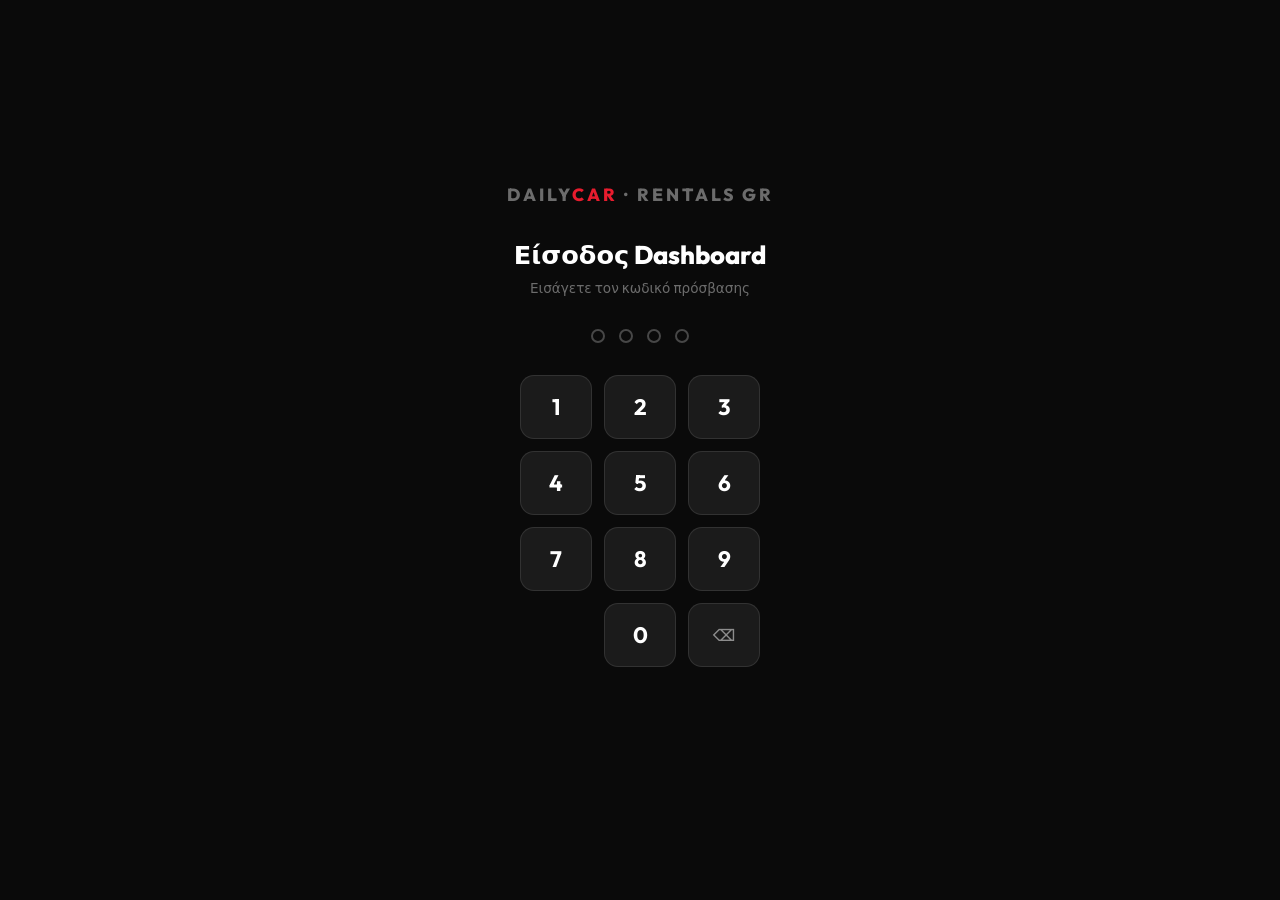
<file: dashboard.html>
<!DOCTYPE html>
<html lang="el">
<head>
  <meta charset="UTF-8"/>
  <meta name="viewport" content="width=device-width, initial-scale=1.0"/>
  <title>Dashboard — Daily Car Rentals GR</title>
  <meta name="robots" content="noindex, nofollow"/>
  <link rel="preconnect" href="https://fonts.googleapis.com"/>
  <link href="https://fonts.googleapis.com/css2?family=Outfit:wght@400;500;600;700;800;900&display=swap" rel="stylesheet"/>
  <style>
    /* ---- RESET & BASE ---- */
    *, *::before, *::after { box-sizing: border-box; margin: 0; padding: 0; }
    :root {
      --red: #e81c2e; --red-d: #c0151e;
      --black: #0a0a0a; --white: #fff;
      --g50: #f9fafb; --g100: #f3f4f6; --g200: #e5e7eb;
      --g400: #9ca3af; --g600: #4b5563; --g800: #1f2937;
      --green: #16a34a; --orange: #d97706; --blue: #2563eb;
      --font: 'Outfit', system-ui, sans-serif;
      --radius: 12px; --shadow: 0 2px 16px rgba(0,0,0,.08);
    }
    body { font-family: var(--font); background: var(--g50); color: var(--black); min-height: 100vh; }
    a { color: inherit; text-decoration: none; }
    button { font-family: var(--font); cursor: pointer; border: none; }

    /* ---- PIN SCREEN ---- */
    #pin-screen {
      position: fixed; inset: 0; background: var(--black);
      display: flex; flex-direction: column; align-items: center; justify-content: center;
      z-index: 9999; gap: 32px;
    }
    #pin-screen.hidden { display: none; }
    .pin-logo { font-size: 1.1rem; font-weight: 800; color: rgba(255,255,255,.4); letter-spacing: 3px; text-transform: uppercase; }
    .pin-logo span { color: var(--red); }
    .pin-title { font-size: 1.6rem; font-weight: 800; color: #fff; text-align: center; }
    .pin-sub { font-size: .85rem; color: rgba(255,255,255,.4); text-align: center; margin-top: -20px; }
    .pin-dots { display: flex; gap: 14px; }
    .pin-dot {
      width: 14px; height: 14px; border-radius: 50%;
      border: 2px solid rgba(255,255,255,.25);
      transition: background .15s, border-color .15s;
    }
    .pin-dot.filled { background: var(--red); border-color: var(--red); }
    .pin-dot.error  { background: #ef4444; border-color: #ef4444; animation: shake .3s; }
    @keyframes shake { 0%,100%{transform:translateX(0)} 25%{transform:translateX(-6px)} 75%{transform:translateX(6px)} }
    .pin-pad { display: grid; grid-template-columns: repeat(3, 72px); gap: 12px; }
    .pin-key {
      height: 64px; border-radius: 14px; font-size: 1.4rem; font-weight: 700;
      color: #fff; background: rgba(255,255,255,.07); border: 1.5px solid rgba(255,255,255,.1);
      transition: background .15s, transform .1s;
    }
    .pin-key:hover { background: rgba(255,255,255,.14); }
    .pin-key:active { transform: scale(.94); }
    .pin-key.del { font-size: 1rem; color: rgba(255,255,255,.5); }
    .pin-key.zero { grid-column: 2; }
    .pin-err { color: #ef4444; font-size: .82rem; height: 18px; text-align: center; }

    /* ---- APP SHELL ---- */
    #app { display: none; min-height: 100vh; }
    #app.visible { display: block; }
    .topbar {
      background: var(--black); color: #fff;
      display: flex; align-items: center; justify-content: space-between;
      padding: 0 32px; height: 60px; position: sticky; top: 0; z-index: 100;
    }
    .topbar-brand { font-size: .9rem; font-weight: 800; letter-spacing: .5px; }
    .topbar-brand span { color: var(--red); }
    .topbar-right { display: flex; align-items: center; gap: 16px; }
    .topbar-badge { background: rgba(255,255,255,.08); border-radius: 6px; padding: 4px 10px; font-size: .72rem; font-weight: 600; color: rgba(255,255,255,.5); }
    .btn-lock { background: rgba(255,255,255,.07); border: 1.5px solid rgba(255,255,255,.1); color: rgba(255,255,255,.6); border-radius: 8px; padding: 6px 14px; font-size: .78rem; font-weight: 600; transition: all .2s; }
    .btn-lock:hover { background: rgba(255,255,255,.14); color: #fff; }

    .main-wrap { max-width: 1200px; margin: 0 auto; padding: 32px 24px 80px; }

    /* ---- TABS ---- */
    .tabs { display: flex; gap: 4px; background: var(--g100); border-radius: 10px; padding: 4px; margin-bottom: 28px; width: fit-content; }
    .tab-btn { padding: 8px 20px; border-radius: 7px; font-size: .82rem; font-weight: 600; color: var(--g600); background: transparent; transition: all .2s; }
    .tab-btn.active { background: #fff; color: var(--black); box-shadow: 0 1px 6px rgba(0,0,0,.1); }
    .tab-panel { display: none; }
    .tab-panel.active { display: block; }

    /* ---- STAT CARDS ---- */
    .stats-row { display: grid; grid-template-columns: repeat(auto-fill, minmax(180px,1fr)); gap: 16px; margin-bottom: 28px; }
    .stat-card { background: #fff; border-radius: var(--radius); padding: 20px 22px; box-shadow: var(--shadow); border: 1px solid var(--g200); }
    .stat-label { font-size: .72rem; font-weight: 700; letter-spacing: 1px; text-transform: uppercase; color: var(--g400); margin-bottom: 8px; }
    .stat-value { font-size: 2rem; font-weight: 900; color: var(--black); line-height: 1; }
    .stat-value.red { color: var(--red); }
    .stat-value.green { color: var(--green); }
    .stat-value.orange { color: var(--orange); }
    .stat-sub { font-size: .75rem; color: var(--g400); margin-top: 4px; }

    /* ---- BOOKINGS TABLE ---- */
    .section-head { display: flex; align-items: center; justify-content: space-between; margin-bottom: 16px; flex-wrap: wrap; gap: 10px; }
    .section-title { font-size: 1.1rem; font-weight: 800; color: var(--black); }
    .btn-export { display: inline-flex; align-items: center; gap: 7px; background: var(--black); color: #fff; border-radius: 8px; padding: 8px 16px; font-size: .78rem; font-weight: 700; transition: background .2s; }
    .btn-export:hover { background: var(--g800); }
    .btn-clear-all { background: transparent; border: 1.5px solid var(--g200); color: var(--g600); border-radius: 8px; padding: 7px 14px; font-size: .78rem; font-weight: 600; transition: all .2s; }
    .btn-clear-all:hover { border-color: #ef4444; color: #ef4444; }

    .filter-row { display: flex; gap: 8px; flex-wrap: wrap; margin-bottom: 16px; }
    .filter-chip { padding: 5px 14px; border-radius: 100px; border: 1.5px solid var(--g200); font-size: .75rem; font-weight: 600; color: var(--g600); background: #fff; cursor: pointer; transition: all .2s; }
    .filter-chip.active { background: var(--black); border-color: var(--black); color: #fff; }

    .tbl-wrap { background: #fff; border-radius: var(--radius); border: 1px solid var(--g200); box-shadow: var(--shadow); overflow: hidden; }
    .tbl-scroll { overflow-x: auto; -webkit-overflow-scrolling: touch; }
    table { width: 100%; border-collapse: collapse; min-width: 780px; }
    thead tr { background: var(--g50); border-bottom: 1px solid var(--g200); }
    th { font-size: .7rem; font-weight: 700; letter-spacing: 1px; text-transform: uppercase; color: var(--g400); padding: 12px 16px; text-align: left; white-space: nowrap; }
    tbody tr { border-bottom: 1px solid var(--g100); transition: background .15s; }
    tbody tr:last-child { border-bottom: none; }
    tbody tr:hover { background: var(--g50); }
    td { padding: 14px 16px; font-size: .83rem; color: var(--g600); vertical-align: top; }
    td.td-name { font-weight: 700; color: var(--black); }
    td.td-ref { font-family: monospace; font-size: .78rem; color: var(--g400); }
    td.td-car { font-weight: 600; color: var(--black); }
    .date-range { display: flex; flex-direction: column; gap: 2px; }
    .date-range .dr-from { font-weight: 600; color: var(--black); font-size: .82rem; }
    .date-range .dr-to   { font-size: .75rem; color: var(--g400); }
    .date-range .dr-days { font-size: .72rem; font-weight: 700; color: var(--blue); margin-top: 2px; }
    .badge { display: inline-flex; align-items: center; padding: 3px 10px; border-radius: 100px; font-size: .72rem; font-weight: 700; white-space: nowrap; }
    .badge-pending  { background: rgba(217,119,6,.1);  color: var(--orange); }
    .badge-confirmed{ background: rgba(22,163,74,.1);  color: var(--green); }
    .badge-cancelled{ background: rgba(239,68,68,.1);  color: #ef4444; }
    .action-btns { display: flex; gap: 6px; flex-wrap: wrap; }
    .btn-sm { padding: 4px 10px; border-radius: 6px; font-size: .72rem; font-weight: 700; border: 1.5px solid; transition: all .18s; }
    .btn-confirm { border-color: var(--green); color: var(--green); background: transparent; }
    .btn-confirm:hover { background: var(--green); color: #fff; }
    .btn-cancel  { border-color: #ef4444; color: #ef4444; background: transparent; }
    .btn-cancel:hover  { background: #ef4444; color: #fff; }
    .btn-delete  { border-color: var(--g200); color: var(--g400); background: transparent; }
    .btn-delete:hover  { border-color: var(--g400); color: var(--g600); }
    .empty-state { text-align: center; padding: 64px 24px; color: var(--g400); }
    .empty-state svg { opacity: .3; margin-bottom: 16px; }
    .empty-state p { font-size: .9rem; }

    /* ---- AVAILABILITY GRID ---- */
    .avail-legend { display: flex; gap: 16px; flex-wrap: wrap; margin-bottom: 20px; }
    .avail-legend-item { display: flex; align-items: center; gap: 6px; font-size: .75rem; color: var(--g600); font-weight: 600; }
    .avail-dot { width: 12px; height: 12px; border-radius: 3px; }
    .avail-dot.free     { background: #dcfce7; border: 1px solid #86efac; }
    .avail-dot.booked   { background: #fee2e2; border: 1px solid #fca5a5; }
    .avail-dot.blocked  { background: var(--g200); border: 1px solid var(--g400); }
    .avail-dot.today    { background: #dbeafe; border: 1px solid #93c5fd; }

    .avail-table-wrap { background: #fff; border-radius: var(--radius); border: 1px solid var(--g200); box-shadow: var(--shadow); overflow: hidden; }
    .avail-scroll { overflow-x: auto; -webkit-overflow-scrolling: touch; }
    .avail-table { border-collapse: collapse; min-width: 600px; }
    .avail-table th { font-size: .65rem; font-weight: 700; letter-spacing: .5px; text-transform: uppercase; color: var(--g400); padding: 10px 8px; text-align: center; border-bottom: 1px solid var(--g200); }
    .avail-table th.car-col { text-align: left; padding-left: 16px; min-width: 160px; }
    .avail-table td { padding: 5px 4px; border-bottom: 1px solid var(--g100); }
    .avail-table tr:last-child td { border-bottom: none; }
    .avail-table .car-name-cell { padding: 8px 8px 8px 16px; font-size: .78rem; font-weight: 700; color: var(--black); white-space: nowrap; }
    .avail-cell { width: 32px; height: 32px; border-radius: 6px; display: block; margin: 0 auto; cursor: default; position: relative; }
    .avail-cell.free    { background: #dcfce7; }
    .avail-cell.booked  { background: #fee2e2; }
    .avail-cell.blocked { background: var(--g200); }
    .avail-cell.today   { background: #dbeafe; outline: 2px solid #3b82f6; outline-offset: -2px; }
    .avail-cell[title]:hover::after {
      content: attr(title); position: absolute; bottom: 110%; left: 50%; transform: translateX(-50%);
      background: var(--black); color: #fff; font-size: .65rem; padding: 4px 8px; border-radius: 4px;
      white-space: nowrap; z-index: 10; pointer-events: none;
    }

    /* ---- BLOCKED DATES ---- */
    .block-form { background: #fff; border-radius: var(--radius); border: 1px solid var(--g200); box-shadow: var(--shadow); padding: 24px; margin-bottom: 24px; }
    .block-form h3 { font-size: 1rem; font-weight: 800; margin-bottom: 20px; }
    .block-fields { display: grid; grid-template-columns: repeat(auto-fill, minmax(200px,1fr)); gap: 14px; align-items: end; }
    .bfl { display: flex; flex-direction: column; gap: 6px; }
    .bfl label { font-size: .72rem; font-weight: 700; text-transform: uppercase; letter-spacing: 1px; color: var(--g400); }
    .bfl select, .bfl input { font-family: var(--font); font-size: .85rem; padding: 10px 12px; border: 1.5px solid var(--g200); border-radius: 8px; background: var(--g50); color: var(--black); outline: none; transition: border-color .2s; }
    .bfl select:focus, .bfl input:focus { border-color: var(--black); }
    .btn-block-add { background: var(--red); color: #fff; border-radius: 8px; padding: 10px 20px; font-size: .85rem; font-weight: 700; transition: background .2s; align-self: flex-end; height: 42px; }
    .btn-block-add:hover { background: var(--red-d); }

    .blocked-list { background: #fff; border-radius: var(--radius); border: 1px solid var(--g200); box-shadow: var(--shadow); overflow: hidden; }
    .blocked-row { display: flex; align-items: center; justify-content: space-between; padding: 14px 20px; border-bottom: 1px solid var(--g100); gap: 12px; flex-wrap: wrap; }
    .blocked-row:last-child { border-bottom: none; }
    .blocked-info { font-size: .83rem; }
    .blocked-car  { font-weight: 700; color: var(--black); }
    .blocked-dates{ color: var(--g600); margin-top: 2px; font-size: .78rem; }
    .blocked-note { font-size: .72rem; color: var(--g400); margin-top: 2px; font-style: italic; }
    .btn-unblock  { border: 1.5px solid var(--g200); color: var(--g400); background: transparent; border-radius: 6px; padding: 4px 12px; font-size: .72rem; font-weight: 700; transition: all .2s; }
    .btn-unblock:hover { border-color: #ef4444; color: #ef4444; }

    @media (max-width: 640px) {
      .topbar { padding: 0 16px; }
      .main-wrap { padding: 20px 16px 60px; }
      .stats-row { grid-template-columns: repeat(2, 1fr); }
    }
  </style>
</head>
<body>

<!-- PIN LOCK SCREEN -->
<!-- Default PIN: 1234 — change DASHBOARD_PIN constant in the script below -->
<div id="pin-screen">
  <div class="pin-logo">Daily<span>Car</span> · Rentals GR</div>
  <div>
    <div class="pin-title">Είσοδος Dashboard</div>
    <div class="pin-sub" style="margin-top:8px">Εισάγετε τον κωδικό πρόσβασης</div>
  </div>
  <div class="pin-dots">
    <div class="pin-dot" id="pd0"></div>
    <div class="pin-dot" id="pd1"></div>
    <div class="pin-dot" id="pd2"></div>
    <div class="pin-dot" id="pd3"></div>
  </div>
  <div class="pin-pad">
    <button class="pin-key" data-k="1">1</button>
    <button class="pin-key" data-k="2">2</button>
    <button class="pin-key" data-k="3">3</button>
    <button class="pin-key" data-k="4">4</button>
    <button class="pin-key" data-k="5">5</button>
    <button class="pin-key" data-k="6">6</button>
    <button class="pin-key" data-k="7">7</button>
    <button class="pin-key" data-k="8">8</button>
    <button class="pin-key" data-k="9">9</button>
    <button class="pin-key zero" data-k="0">0</button>
    <button class="pin-key del" data-k="del">⌫</button>
  </div>
  <div class="pin-err" id="pin-err"></div>
</div>

<!-- MAIN APP -->
<div id="app">
  <div class="topbar">
    <div class="topbar-brand">Daily<span>Car</span> Dashboard</div>
    <div class="topbar-right">
      <span class="topbar-badge" id="topbar-count">0 κρατήσεις</span>
      <a href="index.html" class="btn-lock">← Ιστοσελίδα</a>
      <button class="btn-lock" id="btn-lock">Κλείδωμα</button>
    </div>
  </div>

  <div class="main-wrap">

    <!-- STATS ROW -->
    <div class="stats-row" id="stats-row"></div>

    <!-- TABS -->
    <div class="tabs">
      <button class="tab-btn active" data-tab="bookings">Κρατήσεις</button>
      <button class="tab-btn" data-tab="availability">Διαθεσιμότητα</button>
      <button class="tab-btn" data-tab="blocked">Αποκλεισμός Ημερών</button>
      <button class="tab-btn" data-tab="testimonials">Μαρτυρίες</button>
    </div>

    <!-- TAB: BOOKINGS -->
    <div class="tab-panel active" id="tab-bookings">
      <div class="section-head">
        <div class="section-title">Όλες οι Κρατήσεις</div>
        <div style="display:flex;gap:8px;flex-wrap:wrap">
          <button class="btn-export" id="btn-export">
            <svg width="13" height="13" viewBox="0 0 24 24" fill="none" stroke="currentColor" stroke-width="2.5"><path d="M21 15v4a2 2 0 0 1-2 2H5a2 2 0 0 1-2-2v-4"/><polyline points="7 10 12 15 17 10"/><line x1="12" y1="15" x2="12" y2="3"/></svg>
            Εξαγωγή CSV
          </button>
          <button class="btn-clear-all" id="btn-clear-all">Διαγραφή Όλων</button>
        </div>
      </div>
      <div class="filter-row">
        <button class="filter-chip active" data-filter="all">Όλες</button>
        <button class="filter-chip" data-filter="pending">Σε αναμονή</button>
        <button class="filter-chip" data-filter="confirmed">Επιβεβαιωμένες</button>
        <button class="filter-chip" data-filter="cancelled">Ακυρωμένες</button>
      </div>
      <div class="tbl-wrap">
        <div class="tbl-scroll">
          <table>
            <thead>
              <tr>
                <th>Κωδ. Κράτησης</th>
                <th>Πελάτης</th>
                <th>Επικοινωνία</th>
                <th>Αυτοκίνητο</th>
                <th>Παραλαβή → Επιστροφή</th>
                <th>Τοποθεσία</th>
                <th>Ασφάλιση</th>
                <th>Εκτίμ. Κόστος</th>
                <th>Κατάσταση</th>
                <th>Ενέργειες</th>
              </tr>
            </thead>
            <tbody id="bookings-tbody"></tbody>
          </table>
        </div>
      </div>
    </div>

    <!-- TAB: AVAILABILITY -->
    <div class="tab-panel" id="tab-availability">
      <div class="section-head">
        <div class="section-title">Διαθεσιμότητα — Επόμενες 21 ημέρες</div>
      </div>
      <div class="avail-legend">
        <div class="avail-legend-item"><div class="avail-dot free"></div> Διαθέσιμο</div>
        <div class="avail-legend-item"><div class="avail-dot booked"></div> Κρατημένο</div>
        <div class="avail-legend-item"><div class="avail-dot blocked"></div> Αποκλεισμένο</div>
        <div class="avail-legend-item"><div class="avail-dot today"></div> Σήμερα</div>
      </div>
      <div class="avail-table-wrap">
        <div class="avail-scroll">
          <table class="avail-table" id="avail-table"></table>
        </div>
      </div>
    </div>

    <!-- TAB: BLOCKED DATES -->
    <div class="tab-panel" id="tab-blocked">
      <div class="block-form">
        <h3>Αποκλεισμός Ημερομηνιών</h3>
        <div class="block-fields">
          <div class="bfl">
            <label>Κατηγορία</label>
            <select id="bl-car">
              <option value="ALL">Όλα τα αυτοκίνητα</option>
            </select>
          </div>
          <div class="bfl">
            <label>Από</label>
            <input type="date" id="bl-from"/>
          </div>
          <div class="bfl">
            <label>Έως</label>
            <input type="date" id="bl-to"/>
          </div>
          <div class="bfl">
            <label>Αιτία (προαιρετικά)</label>
            <input type="text" id="bl-note" placeholder="π.χ. Συντήρηση, Κλεισμένο"/>
          </div>
          <button class="btn-block-add" id="btn-block-add">+ Αποκλεισμός</button>
        </div>
      </div>
      <div class="section-head">
        <div class="section-title">Αποκλεισμένες Περίοδοι</div>
      </div>
      <div class="blocked-list" id="blocked-list"></div>
    </div><!-- /tab-blocked -->

    <!-- TAB: TESTIMONIALS -->
    <div class="tab-panel" id="tab-testimonials">
      <div class="block-form">
        <h3>Προσθήκη Μαρτυρίας</h3>
        <div class="block-fields" style="grid-template-columns:repeat(auto-fill,minmax(200px,1fr))">
          <div class="bfl">
            <label>Όνομα *</label>
            <input type="text" id="tm-name" placeholder="π.χ. Γιώργης Π."/>
          </div>
          <div class="bfl">
            <label>Τοποθεσία / Πόλη</label>
            <input type="text" id="tm-location" placeholder="π.χ. Αθήνα"/>
          </div>
          <div class="bfl">
            <label>Βαθμολογία</label>
            <select id="tm-stars">
              <option value="5">★★★★★  (5 αστέρια)</option>
              <option value="4">★★★★☆  (4 αστέρια)</option>
              <option value="3">★★★☆☆  (3 αστέρια)</option>
            </select>
          </div>
          <div class="bfl">
            <label>Αυτοκίνητο (προαιρ.)</label>
            <input type="text" id="tm-car" placeholder="π.χ. Toyota Aygo (A)"/>
          </div>
          <div class="bfl">
            <label>Ημερομηνία</label>
            <input type="date" id="tm-date"/>
          </div>
          <div class="bfl" style="display:flex;align-items:center;gap:10px;padding-top:20px">
            <input type="checkbox" id="tm-featured" checked style="width:16px;height:16px;accent-color:var(--red)"/>
            <label for="tm-featured" style="margin:0;font-size:.82rem;font-weight:600;color:var(--black)">Εμφάνιση στο site</label>
          </div>
        </div>
        <div class="bfl" style="grid-column:1/-1;margin-top:8px">
          <label>Κείμενο Μαρτυρίας *</label>
          <textarea id="tm-text" placeholder="Η εμπειρία του πελάτη..." style="width:100%;min-height:90px;border:1px solid var(--g200);border-radius:8px;padding:10px 12px;font-size:.85rem;font-family:var(--font);resize:vertical;box-sizing:border-box"></textarea>
        </div>
        <button class="btn-block-add" id="btn-tm-add" style="margin-top:12px">+ Προσθήκη Μαρτυρίας</button>
        <div style="margin-top:10px;font-size:.75rem;color:var(--g400);line-height:1.6">
          Τσεκάρετε "Εμφάνιση στο site" για να εμφανίζεται η μαρτυρία στην αρχική σελίδα — ανοίξτε το site στον ίδιο browser αφού την αποθηκεύσετε.
        </div>
      </div>

      <div class="section-head" style="margin-top:0">
        <div class="section-title">Αποθηκευμένες Μαρτυρίες</div>
      </div>
      <div class="blocked-list" id="testimonials-list"></div>
    </div>

    </div>
  </div>
</div>

<script>
/* ================================================================
   DASHBOARD — Daily Car Rentals GR
   PIN: change DASHBOARD_PIN below (default: 1234)
   ================================================================ */
const DASHBOARD_PIN = '1234';

const CAR_GROUPS = ['A','B','BD','C1','CD','GA','D','DD','G','E','ED','E1','G1','G2','S','F','J1','J2','JA','XM','KD','KA'];
const CAR_NAMES = {
  A:'Toyota Aygo',B:'Fiat Panda',BD:'Fiat Panda Diesel',C1:'Peugeot 208',CD:'Peugeot 208 D',
  GA:'Hyundai i10 Auto',D:'Seat Ibiza',DD:'Seat Ibiza D',G:'Seat Ibiza Auto',
  E:'Hyundai i30',ED:'Hyundai i30 D',E1:'Fiat Tipo Sedan',G1:'Kia Stonic Auto',G2:'Fiat Tipo Auto',
  S:'Peugeot 308 SW',F:'Fiat Doblo 7θ',J1:'Skoda Kamiq',J2:'Peugeot 2008',
  JA:'Nissan Qashqai Auto',XM:'Kia Sportage',KD:'Fiat Talento 9θ',KA:'Opel Vivaro Auto'
};

let activeFilter = 'all';

/* ---- PIN LOGIC ---- */
let pinEntry = '';

function updatePinDots() {
  for (let i = 0; i < 4; i++) {
    const dot = document.getElementById('pd' + i);
    dot.classList.toggle('filled', i < pinEntry.length);
    dot.classList.remove('error');
  }
}

function pinError() {
  for (let i = 0; i < 4; i++) document.getElementById('pd' + i).classList.add('error');
  document.getElementById('pin-err').textContent = 'Λάθος κωδικός';
  setTimeout(() => {
    pinEntry = '';
    updatePinDots();
    document.getElementById('pin-err').textContent = '';
  }, 700);
}

function pinSuccess() {
  sessionStorage.setItem('dcr_auth', '1');
  document.getElementById('pin-screen').classList.add('hidden');
  document.getElementById('app').classList.add('visible');
  renderAll();
}

document.querySelectorAll('.pin-key').forEach(btn => {
  btn.addEventListener('click', () => {
    const k = btn.dataset.k;
    if (k === 'del') { pinEntry = pinEntry.slice(0, -1); updatePinDots(); return; }
    if (pinEntry.length >= 4) return;
    pinEntry += k;
    updatePinDots();
    if (pinEntry.length === 4) {
      if (pinEntry === DASHBOARD_PIN) pinSuccess();
      else pinError();
    }
  });
});

document.getElementById('btn-lock').addEventListener('click', () => {
  sessionStorage.removeItem('dcr_auth');
  pinEntry = '';
  updatePinDots();
  document.getElementById('pin-screen').classList.remove('hidden');
  document.getElementById('app').classList.remove('visible');
});

// Auto-unlock if already authenticated this session
if (sessionStorage.getItem('dcr_auth') === '1') pinSuccess();

/* ---- DATA HELPERS ---- */
function getBookings() { return JSON.parse(localStorage.getItem('dcr_bookings') || '[]'); }
function saveBookings(b) { localStorage.setItem('dcr_bookings', JSON.stringify(b)); }
function getBlocked() { return JSON.parse(localStorage.getItem('dcr_blocked') || '[]'); }
function saveBlocked(b) { localStorage.setItem('dcr_blocked', JSON.stringify(b)); }

function daysBetween(a, b) {
  return Math.max(0, Math.round((new Date(b) - new Date(a)) / 86400000));
}

function fmtDate(d) {
  if (!d) return '—';
  const [y,m,day] = d.split('-');
  return day + '/' + m + '/' + y;
}

function isDateInRange(date, from, to) {
  return date >= from && date <= to;
}

/* ---- TABS ---- */
document.querySelectorAll('.tab-btn').forEach(btn => {
  btn.addEventListener('click', () => {
    document.querySelectorAll('.tab-btn').forEach(b => b.classList.remove('active'));
    document.querySelectorAll('.tab-panel').forEach(p => p.classList.remove('active'));
    btn.classList.add('active');
    document.getElementById('tab-' + btn.dataset.tab).classList.add('active');
    if (btn.dataset.tab === 'availability') renderAvailability();
    if (btn.dataset.tab === 'blocked') renderBlocked();
    if (btn.dataset.tab === 'testimonials') renderTestimonials();
  });
});

/* ---- STATS ---- */
function renderStats() {
  const bookings = getBookings();
  const pending   = bookings.filter(b => b.status === 'pending').length;
  const confirmed = bookings.filter(b => b.status === 'confirmed').length;
  const cancelled = bookings.filter(b => b.status === 'cancelled').length;
  const revenue   = bookings
    .filter(b => b.status !== 'cancelled')
    .reduce((s, b) => s + (parseInt(b.estimated_total) || 0), 0);

  document.getElementById('topbar-count').textContent = bookings.length + ' κρατήσεις';
  document.getElementById('stats-row').innerHTML = `
    <div class="stat-card"><div class="stat-label">Σύνολο</div><div class="stat-value">${bookings.length}</div><div class="stat-sub">κρατήσεις</div></div>
    <div class="stat-card"><div class="stat-label">Σε αναμονή</div><div class="stat-value orange">${pending}</div><div class="stat-sub">χρειάζονται επιβεβαίωση</div></div>
    <div class="stat-card"><div class="stat-label">Επιβεβαιωμένες</div><div class="stat-value green">${confirmed}</div><div class="stat-sub">κρατήσεις</div></div>
    <div class="stat-card"><div class="stat-label">Ακυρωμένες</div><div class="stat-value red">${cancelled}</div><div class="stat-sub">κρατήσεις</div></div>
    <div class="stat-card"><div class="stat-label">Εκτιμ. Έσοδα</div><div class="stat-value">€${revenue}</div><div class="stat-sub">μη ακυρωμένες</div></div>
  `;
}

/* ---- BOOKINGS TABLE ---- */
function renderBookings() {
  const all = getBookings();
  const list = activeFilter === 'all' ? all : all.filter(b => b.status === activeFilter);
  const tbody = document.getElementById('bookings-tbody');

  if (!list.length) {
    tbody.innerHTML = `<tr><td colspan="10"><div class="empty-state">
      <svg width="40" height="40" viewBox="0 0 24 24" fill="none" stroke="currentColor" stroke-width="1.5"><rect x="3" y="4" width="18" height="18" rx="2"/><line x1="16" y1="2" x2="16" y2="6"/><line x1="8" y1="2" x2="8" y2="6"/><line x1="3" y1="10" x2="21" y2="10"/></svg>
      <p>${activeFilter === 'all' ? 'Δεν υπάρχουν κρατήσεις ακόμα.' : 'Καμία κράτηση σε αυτή την κατηγορία.'}</p>
    </div></td></tr>`;
    return;
  }

  tbody.innerHTML = list.map((b, idx) => {
    const days = daysBetween(b.pickup_date, b.return_date);
    const badgeClass = { pending:'badge-pending', confirmed:'badge-confirmed', cancelled:'badge-cancelled' }[b.status] || 'badge-pending';
    const badgeText  = { pending:'Αναμονή', confirmed:'Επιβεβαιωμένη', cancelled:'Ακυρωμένη' }[b.status] || b.status;
    const globalIdx  = getBookings().findIndex(x => x.id === b.id);
    return `<tr>
      <td class="td-ref">${b.id}</td>
      <td class="td-name">${b.name || '—'}</td>
      <td><div>${b.phone || ''}</div><div style="font-size:.72rem;color:var(--g400)">${b.email || ''}</div></td>
      <td class="td-car">${b.car_group || '—'}<br/><span style="font-weight:400;font-size:.72rem;color:var(--g400)">${CAR_NAMES[b.car_group] || ''}</span></td>
      <td><div class="date-range">
        <div class="dr-from">${fmtDate(b.pickup_date)}</div>
        <div class="dr-to">→ ${fmtDate(b.return_date)}</div>
        ${days ? '<div class="dr-days">' + days + ' ημ.</div>' : ''}
      </div></td>
      <td style="font-size:.75rem;max-width:140px">${b.pickup_location || '—'}</td>
      <td style="font-size:.75rem">${b.insurance_label || b.insurance || '—'}</td>
      <td style="font-weight:700">${b.estimated_total || '—'}</td>
      <td><span class="badge ${badgeClass}">${badgeText}</span></td>
      <td><div class="action-btns">
        ${b.status !== 'confirmed' ? `<button class="btn-sm btn-confirm" onclick="changeStatus(${globalIdx},'confirmed')">Επιβ.</button>` : ''}
        ${b.status !== 'cancelled' ? `<button class="btn-sm btn-cancel"  onclick="changeStatus(${globalIdx},'cancelled')">Ακύρ.</button>` : ''}
        <button class="btn-sm btn-delete" onclick="deleteBooking(${globalIdx})">✕</button>
      </div></td>
    </tr>`;
  }).join('');
}

function changeStatus(idx, status) {
  const bookings = getBookings();
  if (bookings[idx]) { bookings[idx].status = status; saveBookings(bookings); renderAll(); }
}

function deleteBooking(idx) {
  if (!confirm('Διαγραφή κράτησης;')) return;
  const bookings = getBookings();
  bookings.splice(idx, 1);
  saveBookings(bookings);
  renderAll();
}

document.querySelectorAll('.filter-chip').forEach(chip => {
  chip.addEventListener('click', () => {
    document.querySelectorAll('.filter-chip').forEach(c => c.classList.remove('active'));
    chip.classList.add('active');
    activeFilter = chip.dataset.filter;
    renderBookings();
  });
});

document.getElementById('btn-clear-all').addEventListener('click', () => {
  if (!confirm('Διαγραφή ΟΛΩΝ των κρατήσεων; Αυτή η ενέργεια δεν αναιρείται.')) return;
  saveBookings([]);
  renderAll();
});

document.getElementById('btn-export').addEventListener('click', () => {
  const bookings = getBookings();
  if (!bookings.length) { alert('Δεν υπάρχουν κρατήσεις για εξαγωγή.'); return; }
  const headers = ['Κωδ.','Ημ/νία Αίτησης','Πελάτης','Τηλ.','Email','Τοποθεσία','Παραλαβή','Επιστροφή','Αυτοκίνητο','Ασφάλιση','Extras','Κόστος','Κατάσταση','Σημειώσεις'];
  const rows = bookings.map(b => [
    b.id, (b.timestamp||'').slice(0,10), b.name, b.phone, b.email,
    b.pickup_location, b.pickup_date, b.return_date,
    (b.car_group||'') + ' ' + (CAR_NAMES[b.car_group]||''),
    b.insurance_label||b.insurance, b.extras, b.estimated_total, b.status, b.notes
  ].map(v => '"' + (v||'').toString().replace(/"/g,'""') + '"').join(','));
  const csv = [headers.join(','), ...rows].join('\n');
  const a = document.createElement('a');
  a.href = 'data:text/csv;charset=utf-8,﻿' + encodeURIComponent(csv);
  a.download = 'kratiseis-' + new Date().toISOString().slice(0,10) + '.csv';
  a.click();
});

/* ---- AVAILABILITY GRID ---- */
function renderAvailability() {
  const bookings = getBookings().filter(b => b.status !== 'cancelled');
  const blocked  = getBlocked();
  const today    = new Date(); today.setHours(0,0,0,0);
  const days = 21;
  const dates = Array.from({length: days}, (_, i) => {
    const d = new Date(today); d.setDate(today.getDate() + i);
    return d.toISOString().split('T')[0];
  });
  const todayStr = today.toISOString().split('T')[0];

  // Pre-compute booked/blocked sets so cell rendering is O(1) per cell
  // bookedMap: "group|date" -> booking name+id for tooltip
  const bookedMap = new Map();
  bookings.forEach(b => {
    if (!b.car_group || !b.pickup_date || !b.return_date) return;
    dates.forEach(d => {
      if (isDateInRange(d, b.pickup_date, b.return_date)) {
        if (!bookedMap.has(b.car_group + '|' + d))
          bookedMap.set(b.car_group + '|' + d, b.name + ' · ' + b.id);
      }
    });
  });
  // blockedSet: "group|date"
  const blockedSet = new Set();
  blocked.forEach(bl => {
    dates.forEach(d => {
      if (isDateInRange(d, bl.from, bl.to)) {
        if (bl.car_group === 'ALL') CAR_GROUPS.forEach(g => blockedSet.add(g + '|' + d));
        else blockedSet.add(bl.car_group + '|' + d);
      }
    });
  });

  const fmt = d => { const [,m,day] = d.split('-'); return day + '/' + m; };
  const dow = d => ['Κυρ','Δευ','Τρι','Τετ','Πεμ','Παρ','Σαβ'][new Date(d).getDay()];

  let html = '<thead><tr><th class="car-col">Αυτοκίνητο</th>';
  dates.forEach(d => { html += `<th style="${d===todayStr?'color:#3b82f6;font-weight:900':''}">${dow(d)}<br/>${fmt(d)}</th>`; });
  html += '</tr></thead><tbody>';

  CAR_GROUPS.forEach(group => {
    html += `<tr><td class="car-name-cell">${group}<br/><span style="font-weight:400;font-size:.7rem;color:var(--g400)">${CAR_NAMES[group]||''}</span></td>`;
    dates.forEach(d => {
      const key = group + '|' + d;
      const isBlocked = blockedSet.has(key);
      const bookedBy  = bookedMap.get(key);
      const isToday   = d === todayStr;
      const cls   = isBlocked ? 'blocked' : bookedBy ? 'booked' : isToday ? 'today' : 'free';
      const title = isBlocked ? 'Αποκλεισμένο' : bookedBy ? bookedBy : 'Διαθέσιμο';
      html += `<td><span class="avail-cell ${cls}" title="${title}"></span></td>`;
    });
    html += '</tr>';
  });
  html += '</tbody>';
  document.getElementById('avail-table').innerHTML = html;
}

/* ---- BLOCKED DATES ---- */
function populateBlockedCarSelect() {
  const sel = document.getElementById('bl-car');
  sel.innerHTML = '<option value="ALL">Όλα τα αυτοκίνητα</option>';
  CAR_GROUPS.forEach(g => {
    const opt = document.createElement('option');
    opt.value = g; opt.textContent = g + ' — ' + (CAR_NAMES[g]||g);
    sel.appendChild(opt);
  });
}

function renderBlocked() {
  const list = getBlocked();
  const el = document.getElementById('blocked-list');
  if (!list.length) {
    el.innerHTML = '<div style="padding:32px;text-align:center;color:var(--g400);font-size:.85rem">Δεν υπάρχουν αποκλεισμένες περίοδοι.</div>';
    return;
  }
  el.innerHTML = list.map((b, i) => `
    <div class="blocked-row">
      <div class="blocked-info">
        <div class="blocked-car">${b.car_group === 'ALL' ? 'Όλα τα αυτοκίνητα' : b.car_group + ' — ' + (CAR_NAMES[b.car_group]||b.car_group)}</div>
        <div class="blocked-dates">${fmtDate(b.from)} → ${fmtDate(b.to)}</div>
        ${b.note ? '<div class="blocked-note">' + b.note + '</div>' : ''}
      </div>
      <button class="btn-unblock" onclick="removeBlock(${i})">Αφαίρεση</button>
    </div>
  `).join('');
}

function removeBlock(i) {
  const list = getBlocked(); list.splice(i, 1); saveBlocked(list); renderBlocked();
}

document.getElementById('btn-block-add').addEventListener('click', () => {
  const car  = document.getElementById('bl-car').value;
  const from = document.getElementById('bl-from').value;
  const to   = document.getElementById('bl-to').value;
  const note = document.getElementById('bl-note').value.trim();
  if (!from || !to) { alert('Επιλέξτε ημερομηνία έναρξης και λήξης.'); return; }
  if (to < from) { alert('Η ημερομηνία λήξης πρέπει να είναι μετά την έναρξη.'); return; }
  const list = getBlocked();
  list.push({ car_group: car, from, to, note });
  saveBlocked(list);
  document.getElementById('bl-from').value = '';
  document.getElementById('bl-to').value = '';
  document.getElementById('bl-note').value = '';
  renderBlocked();
});

/* ---- TESTIMONIALS ---- */
function getTestimonials() { return JSON.parse(localStorage.getItem('dcr_testimonials') || '[]'); }
function saveTestimonials(t) { localStorage.setItem('dcr_testimonials', JSON.stringify(t)); }

function renderTestimonials() {
  const list = getTestimonials();
  const el   = document.getElementById('testimonials-list');
  if (!list.length) {
    el.innerHTML = '<div style="padding:32px;text-align:center;color:var(--g400);font-size:.85rem">Δεν υπάρχουν μαρτυρίες ακόμα. Προσθέστε την πρώτη!</div>';
    return;
  }
  el.innerHTML = list.map((t, i) => `
    <div class="blocked-row" style="align-items:flex-start;gap:16px">
      <div style="flex:1;min-width:0">
        <div style="display:flex;align-items:center;gap:8px;flex-wrap:wrap;margin-bottom:6px">
          <span style="font-family:var(--font);font-weight:700;font-size:.9rem">${t.name}</span>
          ${t.location ? `<span style="font-size:.75rem;color:var(--g400)">&middot; ${t.location}</span>` : ''}
          <span style="color:#fbbf24;font-size:.78rem">${'★'.repeat(t.stars)}</span>
          ${t.featured
            ? '<span style="font-size:.62rem;font-weight:700;letter-spacing:.5px;text-transform:uppercase;background:#f0fdf4;color:#16a34a;padding:2px 8px;border-radius:4px">Live on site</span>'
            : '<span style="font-size:.62rem;font-weight:600;background:var(--g100);color:var(--g400);padding:2px 8px;border-radius:4px">Hidden</span>'}
        </div>
        <div style="font-size:.82rem;color:var(--g600);line-height:1.65;margin-bottom:5px">«${t.text}»</div>
        <div style="font-size:.72rem;color:var(--g300)">
          ${t.car ? `${t.car}` : ''}${t.car && t.date ? ' &nbsp;·&nbsp; ' : ''}${t.date ? fmtDate(t.date) : ''}
        </div>
      </div>
      <div style="display:flex;gap:6px;flex-shrink:0;margin-top:2px">
        <button class="btn-sm" onclick="toggleFeatured(${i})" style="background:${t.featured ? 'var(--g100)' : '#f0fdf4'};color:${t.featured ? 'var(--g500)' : '#16a34a'};border:1px solid ${t.featured ? 'var(--g200)' : '#bbf7d0'}">${t.featured ? 'Απόκρυψη' : 'Δημοσίευση'}</button>
        <button class="btn-sm btn-delete" onclick="deleteTestimonial(${i})">&#x2715;</button>
      </div>
    </div>`).join('');
}

function toggleFeatured(i) {
  const list = getTestimonials();
  if (list[i]) { list[i].featured = !list[i].featured; saveTestimonials(list); renderTestimonials(); }
}

function deleteTestimonial(i) {
  if (!confirm('Διαγραφή μαρτυρίας;')) return;
  const list = getTestimonials();
  list.splice(i, 1);
  saveTestimonials(list);
  renderTestimonials();
}

document.getElementById('btn-tm-add').addEventListener('click', () => {
  const name = document.getElementById('tm-name').value.trim();
  const text = document.getElementById('tm-text').value.trim();
  if (!name || !text) { alert('Συμπληρώστε τουλάχιστον Όνομα και Κείμενο.'); return; }
  const t = {
    id:       'TM-' + Date.now(),
    name,
    location: document.getElementById('tm-location').value.trim(),
    stars:    parseInt(document.getElementById('tm-stars').value, 10),
    car:      document.getElementById('tm-car').value.trim(),
    text,
    date:     document.getElementById('tm-date').value,
    featured: document.getElementById('tm-featured').checked,
  };
  const list = getTestimonials();
  list.unshift(t);
  saveTestimonials(list);
  ['tm-name','tm-location','tm-car','tm-text'].forEach(id => { document.getElementById(id).value = ''; });
  document.getElementById('tm-stars').value   = '5';
  document.getElementById('tm-date').value    = '';
  document.getElementById('tm-featured').checked = true;
  renderTestimonials();
});

/* ---- SEED DEMO DATA (remove after testing) ---- */
function seedDemoIfEmpty() {
  if (getBookings().length > 0) return;
  const today = new Date();
  const d = (offset, base = today) => {
    const dd = new Date(base); dd.setDate(dd.getDate() + offset);
    return dd.toISOString().split('T')[0];
  };
  saveBookings([
    { id:'DCR-DEMO1', timestamp: new Date().toISOString(), name:'Νίκος Παπαδόπουλος', phone:'+30 6900 000001', email:'nikos@example.com', pickup_location:'Αεροδρόμιο Αθηνών', pickup_date:d(1), return_date:d(4), car_group:'E', car_label:'E — Hyundai i30', insurance:'scdw', insurance_label:'SCDW', extras:'Παιδικό κάθισμα (booster)', notes:'Άφιξη πτήση 14:30', estimated_total:'150', status:'pending' },
    { id:'DCR-DEMO2', timestamp: new Date().toISOString(), name:'Maria Georgiou', phone:'+30 6900 000002', email:'maria@example.com', pickup_location:'Αθήνα / Κορωπί', pickup_date:d(2), return_date:d(6), car_group:'JA', car_label:'JA — Nissan Qashqai Auto', insurance:'basic', insurance_label:'Βασική CDW/TP', extras:'', notes:'', estimated_total:'276', status:'confirmed' },
    { id:'DCR-DEMO3', timestamp: new Date().toISOString(), name:'Κώστας Σταματίου', phone:'+30 6900 000003', email:'kostas@example.com', pickup_location:'Πειραιάς', pickup_date:d(-3), return_date:d(-1), car_group:'A', car_label:'A — Toyota Aygo', insurance:'basic', insurance_label:'Βασική CDW/TP', extras:'', notes:'', estimated_total:'66', status:'confirmed' },
  ]);
}

/* ---- RENDER ALL ---- */
function renderAll() {
  renderStats();
  renderBookings();
}

populateBlockedCarSelect();
seedDemoIfEmpty();
</script>
</body>
</html>
</file>
<file: css/style.css>
/* ============================================
   DAILY CAR RENTALS GR — MAIN STYLESHEET
   ============================================ */

@import url('https://fonts.googleapis.com/css2?family=Outfit:wght@300;400;500;600;700;800;900&family=DM+Sans:ital,opsz,wght@0,9..40,300;0,9..40,400;0,9..40,500;1,9..40,300&display=swap');

:root {
  --black: #0a0a0a;
  --white: #ffffff;
  --red: #e81c2e;
  --red-dark: #b5101f;
  --red-light: #ff3347;
  --gray-100: #f5f5f5;
  --gray-200: #e8e8e8;
  --gray-400: #999999;
  --gray-600: #555555;
  --gray-800: #222222;

  --font-display: 'Outfit', sans-serif;
  --font-body: 'DM Sans', sans-serif;

  --nav-height: 80px;
  --ease: cubic-bezier(0.4, 0, 0.2, 1);
  --ease-out: cubic-bezier(0.16, 1, 0.3, 1);
}

*, *::before, *::after { box-sizing: border-box; margin: 0; padding: 0; }
html { scroll-behavior: smooth; }
body { font-family: var(--font-body); background: var(--white); color: var(--black); overflow-x: hidden; -webkit-font-smoothing: antialiased; }
img { display: block; max-width: 100%; }
a { text-decoration: none; color: inherit; }
ul { list-style: none; }
button { cursor: pointer; border: none; background: none; font-family: inherit; }

/* CURSOR */
.cursor { width: 10px; height: 10px; background: var(--red); border-radius: 50%; position: fixed; top: 0; left: 0; pointer-events: none; z-index: 99999; transform: translate(-50%,-50%); transition: width .2s, height .2s; mix-blend-mode: multiply; }
.cursor-ring { width: 38px; height: 38px; border: 1.5px solid rgba(232,28,46,0.5); border-radius: 50%; position: fixed; top: 0; left: 0; pointer-events: none; z-index: 99998; transform: translate(-50%,-50%); transition: all .1s var(--ease); }
body:hover .cursor { opacity: 1; }

/* LOADER */
#loader { position: fixed; inset: 0; background: var(--black); z-index: 99997; display: flex; align-items: center; justify-content: center; flex-direction: column; gap: 20px; transition: opacity .7s var(--ease), visibility .7s; }
#loader.gone { opacity: 0; visibility: hidden; pointer-events: none; }
.loader-brand { font-family: var(--font-display); font-size: 2rem; font-weight: 900; color: #fff; letter-spacing: -1px; }
.loader-brand span { color: var(--red); }
.loader-track { width: 180px; height: 2px; background: rgba(255,255,255,.08); border-radius: 2px; overflow: hidden; }
.loader-fill { height: 100%; background: var(--red); width: 0; animation: lf 1.8s var(--ease-out) forwards; }
@keyframes lf { to { width: 100%; } }

/* NAVBAR */
#nav { position: fixed; top: 0; left: 0; right: 0; width: 100%; height: var(--nav-height); z-index: 99996; transition: background .4s, box-shadow .4s, height .3s; }
#nav.solid { background: rgba(10,10,10,.97); backdrop-filter: blur(20px); box-shadow: 0 2px 40px rgba(0,0,0,.3); height: 72px; }
.nav-in { width: 100%; max-width: 100%; margin: 0; padding: 0 32px; display: flex; align-items: center; justify-content: space-between; height: 100%; gap: 16px; }
.nav-logo { font-family: var(--font-display); font-size: 1.4rem; font-weight: 900; color: #fff; letter-spacing: -.5px; flex-shrink: 0; display: flex; align-items: center; }
.nav-logo span { color: var(--red); }
.nav-logo small { display: block; font-size: .5rem; font-weight: 400; letter-spacing: 3px; color: rgba(255,255,255,.3); text-transform: uppercase; margin-top: -3px; }
.nav-logo-img { height: 56px; width: auto; object-fit: contain; mix-blend-mode: screen; display: block; }
.loader-logo { height: 60px; width: auto; object-fit: contain; mix-blend-mode: screen; }
.nav-links { display: flex; align-items: center; gap: 2px; flex-shrink: 0; }
.nav-links a { font-family: var(--font-display); font-size: .8rem; font-weight: 500; color: rgba(255,255,255,.65); padding: 8px 12px; border-radius: 6px; transition: color .2s, background .2s; position: relative; white-space: nowrap; }
.nav-links a::after { content: ''; position: absolute; bottom: 2px; left: 12px; right: 12px; height: 1.5px; background: var(--red); transform: scaleX(0); transition: transform .3s var(--ease); }
.nav-links a:hover, .nav-links a.on { color: #fff; }
.nav-links a:hover::after, .nav-links a.on::after { transform: scaleX(1); }
.nav-cta { background: var(--red) !important; color: #fff !important; padding: 10px 18px !important; border-radius: 8px !important; font-weight: 700 !important; transition: all .25s !important; white-space: nowrap !important; flex-shrink: 0 !important; }
.nav-cta:hover { background: var(--red-light) !important; transform: translateY(-1px); }
.nav-cta::after { display: none !important; }
.hamburger { display: none; flex-direction: column; gap: 5px; padding: 8px; }
.hamburger span { display: block; width: 24px; height: 2px; background: #fff; border-radius: 2px; transition: transform .3s, opacity .3s; }
.hamburger.open span:nth-child(1) { transform: translateY(7px) rotate(45deg); }
.hamburger.open span:nth-child(2) { opacity: 0; }
.hamburger.open span:nth-child(3) { transform: translateY(-7px) rotate(-45deg); }
.mob-nav { position: fixed; top: var(--nav-height); left: 0; right: 0; background: rgba(10,10,10,.98); backdrop-filter: blur(20px); padding: 24px 40px 48px; transform: translateY(-120%); opacity: 0; transition: transform .5s var(--ease-out), opacity .5s; z-index: 999; pointer-events: none; }
.mob-nav.open { transform: translateY(0); opacity: 1; pointer-events: all; }
.mob-nav a { display: block; font-family: var(--font-display); font-size: 1.6rem; font-weight: 700; color: rgba(255,255,255,.6); padding: 14px 0; border-bottom: 1px solid rgba(255,255,255,.07); transition: color .2s; }
.mob-nav a:hover { color: var(--red); }
.mob-nav .mob-cta { display: inline-flex !important; margin-top: 28px; background: var(--red); color: #fff !important; padding: 16px 36px !important; border-radius: 10px; font-size: 1rem !important; border-bottom: none !important; }

/* BUTTONS */
.btn-r { display: inline-flex; align-items: center; gap: 10px; background: var(--red); color: #fff; font-family: var(--font-display); font-size: .95rem; font-weight: 700; padding: 16px 32px; border-radius: 10px; transition: all .3s; position: relative; overflow: hidden; }
.btn-r:hover { transform: translateY(-2px); box-shadow: 0 12px 40px rgba(232,28,46,.4); background: var(--red-light); }
.btn-outline { display: inline-flex; align-items: center; gap: 10px; background: transparent; color: #fff; font-family: var(--font-display); font-size: .95rem; font-weight: 600; padding: 15px 28px; border-radius: 10px; border: 1.5px solid rgba(255,255,255,.18); transition: all .3s; }
.btn-outline:hover { border-color: rgba(255,255,255,.5); background: rgba(255,255,255,.05); transform: translateY(-2px); }
.btn-dark { display: inline-flex; align-items: center; gap: 10px; background: var(--black); color: #fff; font-family: var(--font-display); font-size: .9rem; font-weight: 700; padding: 12px 24px; border-radius: 8px; transition: all .25s; }
.btn-dark:hover { background: var(--red); transform: translateY(-1px); }
.btn-white { display: inline-flex; align-items: center; gap: 10px; background: #fff; color: var(--red); font-family: var(--font-display); font-size: .95rem; font-weight: 700; padding: 16px 32px; border-radius: 10px; transition: all .3s; }
.btn-white:hover { transform: translateY(-2px); box-shadow: 0 8px 30px rgba(0,0,0,.15); }

/* SECTION COMMONS */
.section { padding: 100px 0; }
.wrap { max-width: 1400px; margin: 0 auto; padding: 0 40px; }
.s-tag { font-family: var(--font-display); font-size: .7rem; font-weight: 700; letter-spacing: 3px; text-transform: uppercase; color: var(--red); margin-bottom: 12px; display: flex; align-items: center; gap: 10px; }
.s-tag::before { content: ''; width: 28px; height: 2px; background: var(--red); flex-shrink: 0; }
.s-title { font-family: var(--font-display); font-size: clamp(2rem,3.5vw,3.2rem); font-weight: 800; color: var(--black); letter-spacing: -1.5px; line-height: 1.1; }
.s-title span { color: var(--red); }
.s-title.w { color: #fff; }
.s-sub { font-size: 1rem; color: var(--gray-600); line-height: 1.7; max-width: 520px; margin-top: 14px; }
.s-sub.w { color: rgba(255,255,255,.45); }

/* REVEAL */
.rv { opacity: 0; transform: translateY(36px); transition: opacity .8s var(--ease-out), transform .8s var(--ease-out); }
.rv.in { opacity: 1; transform: none; }
.rv.d1 { transition-delay: .1s; } .rv.d2 { transition-delay: .2s; } .rv.d3 { transition-delay: .3s; } .rv.d4 { transition-delay: .4s; } .rv.d5 { transition-delay: .5s; }

/* =========== HERO =========== */
.hero { min-height: 100vh; background: var(--black); display: flex; align-items: center; position: relative; overflow: hidden; }
.hero-bg { position: absolute; inset: 0; background: radial-gradient(ellipse 80% 60% at 70% 50%, rgba(232,28,46,.13) 0%, transparent 60%), radial-gradient(ellipse 40% 40% at 15% 80%, rgba(232,28,46,.07) 0%, transparent 55%); }
.hero-grid-bg { position: absolute; inset: 0; background-image: linear-gradient(rgba(255,255,255,.025) 1px, transparent 1px), linear-gradient(90deg, rgba(255,255,255,.025) 1px, transparent 1px); background-size: 80px 80px; mask-image: radial-gradient(ellipse at center, black 30%, transparent 80%); }
.hero-wrap { position: relative; z-index: 2; max-width: 1400px; width: 100%; margin: 0 auto; padding: 140px 40px 80px; display: grid; grid-template-columns: 1fr 1fr; gap: 80px; align-items: center; }
.hero-badge { display: inline-flex; align-items: center; gap: 8px; background: rgba(232,28,46,.1); border: 1px solid rgba(232,28,46,.28); border-radius: 100px; padding: 6px 16px; margin-bottom: 26px; opacity: 0; animation: fu .8s 1.8s var(--ease-out) forwards; }
.badge-dot { width: 6px; height: 6px; background: var(--red); border-radius: 50%; animation: pd 2s infinite; }
@keyframes pd { 0%,100%{opacity:1;transform:scale(1)} 50%{opacity:.4;transform:scale(1.5)} }
.hero-badge-txt { font-family: var(--font-display); font-size: .72rem; font-weight: 700; color: var(--red); letter-spacing: 2px; text-transform: uppercase; }
.hero-h1 { font-family: var(--font-display); font-size: clamp(3rem,5vw,5.5rem); font-weight: 900; color: #fff; line-height: 1; letter-spacing: -2px; margin-bottom: 22px; opacity: 0; animation: fu .9s 2s var(--ease-out) forwards; }
.hero-h1 em { font-style: normal; color: var(--red); }
.hero-h1 .sub-line { display: block; font-size: .42em; font-weight: 300; color: rgba(255,255,255,.35); letter-spacing: 4px; text-transform: uppercase; margin-bottom: 8px; }
.hero-p { font-size: 1rem; color: rgba(255,255,255,.5); line-height: 1.75; margin-bottom: 36px; max-width: 460px; opacity: 0; animation: fu .9s 2.15s var(--ease-out) forwards; }
.hero-btns { display: flex; align-items: center; gap: 14px; flex-wrap: wrap; opacity: 0; animation: fu .9s 2.3s var(--ease-out) forwards; }
.hero-stats { display: flex; gap: 36px; margin-top: 52px; padding-top: 36px; border-top: 1px solid rgba(255,255,255,.07); opacity: 0; animation: fu .9s 2.5s var(--ease-out) forwards; }
.hs-val { font-family: var(--font-display); font-size: 2rem; font-weight: 800; color: #fff; line-height: 1; }
.hs-val span { color: var(--red); }
.hs-lbl { font-size: .72rem; color: rgba(255,255,255,.35); text-transform: uppercase; letter-spacing: 1.5px; margin-top: 4px; }

/* Hero Visual */
.hero-vis { opacity: 0; animation: fi 1.2s 1.9s var(--ease-out) forwards; position: relative; }
.hero-card { background: rgba(255,255,255,.04); border: 1px solid rgba(255,255,255,.08); border-radius: 24px; padding: 36px; position: relative; overflow: visible; }
.hero-card::before { content: ''; position: absolute; top: 0; left: 0; right: 0; height: 1px; background: linear-gradient(90deg, transparent, rgba(232,28,46,.5), transparent); }
.car-img-box { width: 100%; aspect-ratio: 16/9; background: linear-gradient(135deg, rgba(232,28,46,.08), rgba(255,255,255,.02)); border-radius: 14px; display: flex; align-items: center; justify-content: center; margin-bottom: 20px; position: relative; }
.price-pill { position: absolute; top: 12px; right: 12px; background: var(--red); color: #fff; font-family: var(--font-display); font-weight: 800; font-size: 1.05rem; padding: 8px 14px; border-radius: 8px; text-align: center; }
.price-pill small { display: block; font-size: .6rem; font-weight: 400; opacity: .8; }
.feat-row { display: grid; grid-template-columns: repeat(3,1fr); gap: 10px; }
.feat-item { background: rgba(255,255,255,.03); border: 1px solid rgba(255,255,255,.06); border-radius: 10px; padding: 12px; text-align: center; }
.feat-ico { font-size: 1.3rem; margin-bottom: 5px; }
.feat-txt { font-size: .68rem; color: rgba(255,255,255,.45); font-weight: 500; line-height: 1.3; }
.fl-tag { position: absolute; background: rgba(10,10,10,.92); border: 1px solid rgba(255,255,255,.1); border-radius: 10px; padding: 10px 14px; backdrop-filter: blur(12px); display: flex; align-items: center; gap: 8px; }
.fl-tag:first-child { top: -18px; left: 12px; animation: fl 4s ease-in-out infinite; }
.fl-tag:nth-child(2) { bottom: 70px; right: -12px; top: auto; animation: fl 4s 2s ease-in-out infinite; }
@keyframes fl { 0%,100%{transform:translateY(0)} 50%{transform:translateY(-10px)} }
.fl-ico { font-size: 1.1rem; }
.fl-txt { font-family: var(--font-display); font-size: .78rem; font-weight: 600; color: #fff; }
.fl-sub { font-size: .65rem; color: rgba(255,255,255,.4); }
.scroll-hint { position: absolute; bottom: 36px; left: 50%; transform: translateX(-50%); display: flex; flex-direction: column; align-items: center; gap: 6px; color: rgba(255,255,255,.25); font-size: .65rem; letter-spacing: 2px; text-transform: uppercase; font-family: var(--font-display); animation: fi 1s 3s both; }
.scroll-line { width: 1px; height: 44px; background: linear-gradient(to bottom, rgba(232,28,46,.6), transparent); animation: sl 2s ease-in-out infinite; }
@keyframes sl { 0%{transform:scaleY(0);transform-origin:top} 50%{transform:scaleY(1);transform-origin:top} 51%{transform:scaleY(1);transform-origin:bottom} 100%{transform:scaleY(0);transform-origin:bottom} }

/* =========== WHY US =========== */
.why { background: #f5f5f5; }
.why-cards { display: grid; grid-template-columns: repeat(3,1fr); gap: 22px; margin-top: 56px; }
.why-c { background: #fff; border-radius: 20px; padding: 36px 28px; position: relative; overflow: hidden; transition: transform .4s var(--ease-out), box-shadow .4s; border: 1px solid transparent; }
.why-c::after { content: ''; position: absolute; bottom: 0; left: 0; right: 0; height: 3px; background: var(--red); transform: scaleX(0); transition: transform .4s var(--ease); }
.why-c:hover { transform: translateY(-8px); box-shadow: 0 24px 60px rgba(0,0,0,.1); }
.why-c:hover::after { transform: scaleX(1); }
.why-num { font-family: var(--font-display); font-size: 4rem; font-weight: 900; color: rgba(0,0,0,.04); position: absolute; top: 16px; right: 20px; line-height: 1; }
.why-icon { width: 54px; height: 54px; background: rgba(232,28,46,.08); border-radius: 14px; display: flex; align-items: center; justify-content: center; font-size: 1.5rem; margin-bottom: 22px; }
.why-c h3 { font-family: var(--font-display); font-size: 1.15rem; font-weight: 700; margin-bottom: 10px; }
.why-c p { font-size: .88rem; color: var(--gray-600); line-height: 1.7; }

/* =========== BOOKING STRIP =========== */
.booking { background: var(--black); padding: 70px 0; }
.book-form { display: grid; grid-template-columns: 1fr 1fr 1fr auto; gap: 14px; align-items: end; margin-top: 40px; background: rgba(255,255,255,.04); border: 1px solid rgba(255,255,255,.08); border-radius: 20px; padding: 28px; }
.fg label { display: block; font-family: var(--font-display); font-size: .68rem; font-weight: 700; letter-spacing: 1.5px; text-transform: uppercase; color: rgba(255,255,255,.38); margin-bottom: 8px; }
.fg input, .fg select { width: 100%; background: rgba(255,255,255,.06); border: 1px solid rgba(255,255,255,.1); border-radius: 10px; padding: 13px 15px; color: #fff; font-family: var(--font-body); font-size: .88rem; outline: none; transition: border-color .3s, background .3s; }
.fg input:focus, .fg select:focus { border-color: var(--red); background: rgba(255,255,255,.09); }
.fg select option { background: #111; }
.fg input::placeholder { color: rgba(255,255,255,.3); }
.book-btn { background: var(--red); color: #fff; font-family: var(--font-display); font-size: .92rem; font-weight: 700; padding: 13px 28px; border-radius: 10px; height: 48px; white-space: nowrap; transition: all .3s; display: flex; align-items: center; gap: 8px; }
.book-btn:hover { background: var(--red-light); transform: translateY(-2px); box-shadow: 0 8px 24px rgba(232,28,46,.35); }

/* =========== FLEET CARDS =========== */
.fleet-grid { display: grid; grid-template-columns: repeat(auto-fill, minmax(310px,1fr)); gap: 26px; margin-top: 56px; }
.car-c { background: #fff; border-radius: 20px; overflow: hidden; border: 1px solid var(--gray-200); transition: transform .4s var(--ease-out), box-shadow .4s, border-color .4s; }
.car-c:hover { transform: translateY(-8px); box-shadow: 0 24px 60px rgba(0,0,0,.12); border-color: rgba(232,28,46,.25); }
.car-c-img { height: 190px; background: linear-gradient(135deg,#f0f0f0,#e4e4e4); display: flex; align-items: center; justify-content: center; position: relative; }
.car-cat { position: absolute; top: 12px; left: 12px; background: var(--red); color: #fff; font-family: var(--font-display); font-size: .65rem; font-weight: 700; letter-spacing: 1.5px; text-transform: uppercase; padding: 4px 10px; border-radius: 4px; }
.car-c-body { padding: 22px; }
.car-name { font-family: var(--font-display); font-size: 1.2rem; font-weight: 700; color: var(--black); }
.car-type-lbl { font-size: .78rem; color: var(--gray-400); margin-bottom: 14px; }
.car-specs { display: flex; gap: 14px; flex-wrap: wrap; margin-bottom: 18px; }
.spec-i { display: flex; align-items: center; gap: 5px; font-size: .78rem; color: var(--gray-600); }
.car-c-ft { display: flex; align-items: center; justify-content: space-between; padding-top: 14px; border-top: 1px solid var(--gray-200); }
.price-fr { font-size: .68rem; color: var(--gray-400); }
.price-big { font-family: var(--font-display); font-size: 1.4rem; font-weight: 800; color: var(--black); }
.price-big span { font-size: .72rem; font-weight: 400; color: var(--gray-400); }

/* =========== LOCATIONS =========== */
.loc-grid { display: grid; grid-template-columns: repeat(3,1fr); gap: 22px; margin-top: 56px; }
.loc-c { background: #fff; border-radius: 20px; padding: 32px 26px; border: 1px solid var(--gray-200); transition: transform .4s var(--ease-out), box-shadow .4s; position: relative; overflow: hidden; }
.loc-c::before { content: ''; position: absolute; top: 0; left: 0; right: 0; height: 4px; background: var(--red); }
.loc-c:hover { transform: translateY(-6px); box-shadow: 0 20px 50px rgba(0,0,0,.1); }
.loc-ico { font-size: 2.2rem; margin-bottom: 14px; }
.loc-c h3 { font-family: var(--font-display); font-size: 1.1rem; font-weight: 700; margin-bottom: 8px; }
.loc-c p { font-size: .85rem; color: var(--gray-600); line-height: 1.6; }

/* =========== REVIEWS =========== */
.reviews { background: var(--black); padding: 100px 0; overflow: hidden; }
.rv-track-wrap { overflow: hidden; margin-top: 56px; }
.rv-track { display: flex; gap: 22px; animation: scroll-rv 28s linear infinite; width: max-content; }
.rv-track:hover { animation-play-state: paused; }
@keyframes scroll-rv { from{transform:translateX(0)} to{transform:translateX(-50%)} }
.rv-card { background: rgba(255,255,255,.04); border: 1px solid rgba(255,255,255,.07); border-radius: 18px; padding: 26px; width: 340px; flex-shrink: 0; transition: border-color .3s; }
.rv-card:hover { border-color: rgba(232,28,46,.3); }
.rv-stars { color: #fbbf24; font-size: .95rem; margin-bottom: 14px; letter-spacing: 2px; }
.rv-text { font-size: .88rem; color: rgba(255,255,255,.6); line-height: 1.7; margin-bottom: 18px; font-style: italic; }
.rv-author { display: flex; align-items: center; gap: 10px; }
.rv-avatar { width: 38px; height: 38px; background: var(--red); border-radius: 50%; display: flex; align-items: center; justify-content: center; font-family: var(--font-display); font-weight: 700; color: #fff; font-size: .85rem; flex-shrink: 0; }
.rv-name { font-family: var(--font-display); font-weight: 600; color: #fff; font-size: .85rem; }
.rv-date { font-size: .7rem; color: rgba(255,255,255,.28); }

/* =========== CTA BANNER =========== */
.cta-band { background: var(--red); padding: 76px 0; position: relative; overflow: hidden; }
.cta-band::before { content: ''; position: absolute; inset: 0; background: linear-gradient(135deg, rgba(255,255,255,.08), transparent 60%); }
.cta-in { display: flex; align-items: center; justify-content: space-between; gap: 40px; position: relative; }
.cta-title { font-family: var(--font-display); font-size: clamp(1.7rem,3vw,2.8rem); font-weight: 800; color: #fff; letter-spacing: -1px; line-height: 1.15; }
.cta-sub { font-size: .95rem; color: rgba(255,255,255,.68); margin-top: 8px; }
.cta-acts { display: flex; gap: 14px; align-items: center; flex-shrink: 0; }
.btn-wt { display: inline-flex; align-items: center; gap: 8px; background: #fff; color: var(--red); font-family: var(--font-display); font-size: .9rem; font-weight: 700; padding: 15px 28px; border-radius: 10px; transition: all .3s; }
.btn-wt:hover { transform: translateY(-2px); box-shadow: 0 8px 30px rgba(0,0,0,.2); }
.btn-wt-out { display: inline-flex; align-items: center; gap: 8px; background: transparent; color: #fff; font-family: var(--font-display); font-size: .9rem; font-weight: 600; padding: 14px 26px; border-radius: 10px; border: 2px solid rgba(255,255,255,.4); transition: all .3s; }
.btn-wt-out:hover { border-color: #fff; background: rgba(255,255,255,.12); transform: translateY(-2px); }

/* =========== FOOTER =========== */
footer { background: var(--black); padding: 80px 0 0; border-top: 1px solid rgba(255,255,255,.06); }
.ft-grid { display: grid; grid-template-columns: 2fr 1fr 1fr 1.4fr; gap: 56px; padding-bottom: 60px; }
.ft-brand .nav-logo { font-size: 1.5rem; margin-bottom: 14px; }
.ft-desc { font-size: .85rem; color: rgba(255,255,255,.38); line-height: 1.7; margin-bottom: 22px; max-width: 270px; }
.ft-socials { display: flex; gap: 10px; }
.soc-btn { width: 38px; height: 38px; background: rgba(255,255,255,.06); border-radius: 8px; display: flex; align-items: center; justify-content: center; color: rgba(255,255,255,.4); font-size: .9rem; transition: background .2s, color .2s; }
.soc-btn:hover { background: var(--red); color: #fff; }
.ft-col h4 { font-family: var(--font-display); font-size: .68rem; font-weight: 700; letter-spacing: 2px; text-transform: uppercase; color: rgba(255,255,255,.28); margin-bottom: 18px; }
.ft-col a { display: block; font-size: .85rem; color: rgba(255,255,255,.5); padding: 4px 0; transition: color .2s, padding .2s; }
.ft-col a:hover { color: #fff; padding-left: 5px; }
.ft-ci { display: flex; align-items: flex-start; gap: 10px; margin-bottom: 14px; }
.ft-ci-ico { color: var(--red); font-size: .95rem; flex-shrink: 0; margin-top: 2px; }
.ft-ci-txt { font-size: .82rem; color: rgba(255,255,255,.48); line-height: 1.5; }
.ft-ci-txt strong { color: rgba(255,255,255,.78); display: block; font-family: var(--font-display); margin-bottom: 2px; }
.ft-bot { border-top: 1px solid rgba(255,255,255,.06); padding: 22px 0; display: flex; align-items: center; justify-content: space-between; }
.ft-copy { font-size: .75rem; color: rgba(255,255,255,.22); }
.ft-rating { display: flex; align-items: center; gap: 6px; font-size: .75rem; color: rgba(255,255,255,.22); }
.ft-stars { color: #fbbf24; }

/* =========== PAGE HEADER =========== */
.pg-header { background: var(--black); padding: 160px 0 80px; position: relative; overflow: hidden; }
.pg-header-bg { position: absolute; inset: 0; background: radial-gradient(ellipse 60% 80% at 60% 50%, rgba(232,28,46,.1), transparent 60%); }
.pg-grid-bg { position: absolute; inset: 0; background-image: linear-gradient(rgba(255,255,255,.018) 1px, transparent 1px), linear-gradient(90deg, rgba(255,255,255,.018) 1px, transparent 1px); background-size: 60px 60px; }
.pg-header-in { position: relative; z-index: 2; }
.breadcrumb { display: flex; align-items: center; gap: 6px; font-size: .78rem; color: rgba(255,255,255,.3); margin-bottom: 22px; font-family: var(--font-display); }
.breadcrumb a:hover { color: var(--red); }
.breadcrumb-sep { opacity: .3; }
.pg-header h1 { font-family: var(--font-display); font-size: clamp(2.5rem,5vw,5rem); font-weight: 900; color: #fff; letter-spacing: -2px; line-height: 1; margin-bottom: 18px; }
.pg-header h1 span { color: var(--red); }
.pg-header p { font-size: 1rem; color: rgba(255,255,255,.48); max-width: 480px; line-height: 1.7; }

/* =========== CONTACT =========== */
.contact-grid { display: grid; grid-template-columns: 1fr 1.4fr; gap: 60px; margin-top: 60px; }
.c-info-cards { display: flex; flex-direction: column; gap: 18px; }
.c-info-c { background: #fff; border: 1px solid var(--gray-200); border-radius: 16px; padding: 26px; display: flex; align-items: flex-start; gap: 18px; transition: transform .3s, box-shadow .3s; }
.c-info-c:hover { transform: translateX(6px); box-shadow: 0 8px 30px rgba(0,0,0,.08); }
.c-info-ico { width: 50px; height: 50px; background: rgba(232,28,46,.08); border-radius: 12px; display: flex; align-items: center; justify-content: center; font-size: 1.3rem; flex-shrink: 0; }
.c-info-lbl { font-family: var(--font-display); font-size: .68rem; font-weight: 700; letter-spacing: 2px; text-transform: uppercase; color: var(--gray-400); margin-bottom: 5px; }
.c-info-val { font-family: var(--font-display); font-size: 1rem; font-weight: 700; color: var(--black); }
.c-info-sub { font-size: .8rem; color: var(--gray-600); margin-top: 3px; }
.c-form-wrap { background: #fff; border: 1px solid var(--gray-200); border-radius: 24px; padding: 44px; box-shadow: 0 4px 40px rgba(0,0,0,.06); }
.c-form-wrap h3 { font-family: var(--font-display); font-size: 1.4rem; font-weight: 700; margin-bottom: 28px; }
.c-form .form-row { display: grid; grid-template-columns: 1fr 1fr; gap: 14px; }
.c-form .fgl { margin-bottom: 18px; }
.c-form .fgl label { display: block; font-family: var(--font-display); font-size: .72rem; font-weight: 600; letter-spacing: 1px; text-transform: uppercase; color: var(--gray-600); margin-bottom: 7px; }
.c-form input, .c-form select, .c-form textarea { width: 100%; background: var(--gray-100); border: 2px solid transparent; border-radius: 10px; padding: 13px 15px; color: var(--black); font-family: var(--font-body); font-size: .9rem; outline: none; transition: border-color .3s, background .3s; }
.c-form input:focus, .c-form select:focus, .c-form textarea:focus { border-color: var(--red); background: #fff; }
.c-form textarea { resize: vertical; min-height: 110px; }
.c-submit { background: var(--red); color: #fff; font-family: var(--font-display); font-size: .95rem; font-weight: 700; padding: 16px; border-radius: 10px; width: 100%; margin-top: 8px; transition: all .3s; display: flex; align-items: center; justify-content: center; gap: 8px; }
.c-submit:hover { background: var(--red-dark); transform: translateY(-2px); box-shadow: 0 8px 24px rgba(232,28,46,.3); }

/* =========== ABOUT =========== */
.about-story { display: grid; grid-template-columns: 1fr 1fr; gap: 80px; align-items: center; }
.about-vis { position: relative; }
.about-img { background: linear-gradient(135deg, #1a1a1a, #2a2a2a); border-radius: 24px; height: 420px; display: flex; align-items: center; justify-content: center; font-size: 6rem; position: relative; overflow: hidden; }
.about-img::before { content: ''; position: absolute; inset: 0; background: radial-gradient(circle at 60% 40%, rgba(232,28,46,.2), transparent 55%); }
.a-stat { position: absolute; background: #fff; border-radius: 14px; padding: 14px 20px; box-shadow: 0 10px 40px rgba(0,0,0,.14); display: flex; align-items: center; gap: 12px; }
.a-stat:nth-child(2) { bottom: -18px; left: -18px; }
.a-stat:nth-child(3) { top: 28px; right: -18px; }
.a-stat-num { font-family: var(--font-display); font-size: 1.7rem; font-weight: 800; color: var(--black); line-height: 1; }
.a-stat-num span { color: var(--red); }
.a-stat-lbl { font-size: .72rem; color: var(--gray-600); max-width: 75px; line-height: 1.3; }
.values-grid { display: grid; grid-template-columns: 1fr 1fr; gap: 14px; margin-top: 56px; }
.val-c { background: var(--gray-100); border-radius: 14px; padding: 24px 20px; border-left: 4px solid var(--red); }
.val-c h3 { font-family: var(--font-display); font-size: .95rem; font-weight: 700; margin-bottom: 7px; }
.val-c p { font-size: .83rem; color: var(--gray-600); line-height: 1.6; }

/* =========== KEYFRAMES =========== */
@keyframes fu { from{opacity:0;transform:translateY(28px)} to{opacity:1;transform:none} }
@keyframes fi { from{opacity:0} to{opacity:1} }

/* =========== RESPONSIVE =========== */
@media(max-width:1100px){
  .hero-wrap{grid-template-columns:1fr;gap:0}
  .hero-vis{display:none}
  .why-cards{grid-template-columns:1fr 1fr}
  .ft-grid{grid-template-columns:1fr 1fr;gap:36px}
  .about-story{grid-template-columns:1fr}
  .about-vis{display:none}
}
@media(max-width:900px){
  .nav-links{display:none}
  .hamburger{display:flex}
  .book-form{grid-template-columns:1fr 1fr}
  .book-form .book-btn{grid-column:1/-1}
  .loc-grid{grid-template-columns:1fr}
  .contact-grid{grid-template-columns:1fr}
  .cta-in{flex-direction:column;text-align:center}
  .cta-acts{justify-content:center}
}
@media(max-width:640px){
  :root{--nav-height:100px}
  .section{padding:70px 0}
  .wrap{padding:0 20px}
  .nav-in{padding:0 20px}
  .hero-wrap{padding:110px 20px 60px}
  .hero-stats{gap:22px}
  .why-cards,.values-grid{grid-template-columns:1fr}
  .book-form{grid-template-columns:1fr;padding:20px}
  .ft-grid{grid-template-columns:1fr}
  .ft-bot{flex-direction:column;gap:8px;text-align:center}
  .c-form-wrap{padding:24px 20px}
  .c-form .form-row{grid-template-columns:1fr}
  .cta-acts{flex-direction:column;width:100%}
  .btn-wt,.btn-wt-out{justify-content:center}
  .fleet-grid{grid-template-columns:1fr}
}

/* ============================================================
   NEW FUNCTIONAL COMPONENTS
   ============================================================ */

/* ---- SPINNER KEYFRAME ---- */
@keyframes spin { to { transform: rotate(360deg); } }

/* ---- WHATSAPP FAB ---- */

.wa-fab {
  position: fixed;
  bottom: 28px;
  right: 28px;
  z-index: 9000;
  width: 58px;
  height: 58px;
  background: #25d366;
  border-radius: 50%;
  display: flex;
  align-items: center;
  justify-content: center;
  color: #fff;
  box-shadow: 0 4px 24px rgba(37,211,102,.45);
  transition: transform .3s var(--ease-out), box-shadow .3s;
  animation: wa-pulse 2.5s ease-in-out infinite;
}
.wa-fab:hover {
  transform: scale(1.1);
  box-shadow: 0 8px 36px rgba(37,211,102,.55);
  animation: none;
}
@keyframes wa-pulse {
  0%,100% { box-shadow: 0 4px 24px rgba(37,211,102,.45), 0 0 0 0 rgba(37,211,102,.35); }
  50%      { box-shadow: 0 4px 24px rgba(37,211,102,.45), 0 0 0 14px rgba(37,211,102,0); }
}

/* ---- COOKIE CONSENT BAR ---- */
.cookie-bar {
  position: fixed;
  bottom: 0;
  left: 0;
  right: 0;
  background: rgba(10,10,10,.97);
  backdrop-filter: blur(16px);
  padding: 16px 40px;
  display: flex;
  align-items: center;
  justify-content: space-between;
  gap: 20px;
  z-index: 8999;
  transform: translateY(100%);
  transition: transform .4s var(--ease-out);
  border-top: 1px solid rgba(255,255,255,.06);
}
.cookie-bar.visible { transform: translateY(0); }
.cookie-bar span { font-size: .83rem; color: rgba(255,255,255,.52); }
.cookie-ok {
  background: var(--red);
  color: #fff;
  font-family: var(--font-display);
  font-size: .8rem;
  font-weight: 700;
  padding: 9px 22px;
  border-radius: 8px;
  border: none;
  cursor: pointer;
  white-space: nowrap;
  transition: background .2s;
  flex-shrink: 0;
}
.cookie-ok:hover { background: var(--red-light); }
@media(max-width:640px) {
  .cookie-bar { flex-direction: column; text-align: center; padding: 20px; }
  .wa-fab { bottom: 20px; right: 16px; }
}

/* ---- FLEET CARD IMPROVEMENTS ---- */
.car-c { display: flex; flex-direction: column; }
.car-c-body { flex: 1; display: flex; flex-direction: column; }
.car-c-ft { margin-top: auto; }

.car-group-code {
  position: absolute;
  top: 12px;
  right: 12px;
  background: rgba(0,0,0,.45);
  color: #fff;
  font-family: var(--font-display);
  font-size: .65rem;
  font-weight: 800;
  letter-spacing: 1px;
  padding: 3px 8px;
  border-radius: 4px;
  backdrop-filter: blur(4px);
}

.car-pricing-tiers {
  display: grid;
  grid-template-columns: repeat(5, 1fr);
  gap: 4px;
  margin-bottom: 14px;
  padding: 12px;
  background: var(--gray-100);
  border-radius: 8px;
}
.tier-item { text-align: center; }
.tier-days { font-size: .58rem; color: var(--gray-400); font-weight: 500; display: block; margin-bottom: 2px; }
.tier-price { font-family: var(--font-display); font-size: .78rem; font-weight: 700; color: var(--black); }
.tier-item:first-child .tier-price { color: var(--red); }

.car-deposit-badge {
  display: inline-flex;
  align-items: center;
  gap: 4px;
  font-size: .65rem;
  color: var(--gray-400);
  margin-bottom: 14px;
}

/* ---- INSURANCE CARD SELECTOR ---- */
.ins-grid {
  display: grid;
  grid-template-columns: 1fr 1fr;
  gap: 10px;
  margin-bottom: 8px;
}
.ins-card {
  position: relative;
  border: 2px solid var(--gray-200);
  border-radius: 12px;
  padding: 16px 14px;
  cursor: pointer;
  transition: border-color .25s, box-shadow .25s, transform .2s;
  background: #fff;
}
.ins-card:hover { border-color: rgba(232,28,46,.35); transform: translateY(-1px); }
.ins-card.selected { border-color: var(--red); box-shadow: 0 0 0 3px rgba(232,28,46,.12); }
.ins-card input[type="radio"] { position: absolute; opacity: 0; pointer-events: none; }
.ins-card-name { font-family: var(--font-display); font-size: .88rem; font-weight: 700; color: var(--black); margin-bottom: 4px; }
.ins-price { font-family: var(--font-display); font-size: .82rem; font-weight: 700; color: var(--red); }
.ins-deposit { font-size: .7rem; color: var(--gray-400); margin-top: 4px; }
.ins-desc { font-size: .72rem; color: var(--gray-600); line-height: 1.4; margin-top: 6px; }
.ins-check {
  position: absolute;
  top: 10px;
  right: 10px;
  width: 18px;
  height: 18px;
  border: 2px solid var(--gray-200);
  border-radius: 50%;
  transition: all .2s;
  display: flex;
  align-items: center;
  justify-content: center;
}
.ins-card.selected .ins-check { background: var(--red); border-color: var(--red); }
.ins-card.selected .ins-check::after { content: ''; width: 5px; height: 5px; background: #fff; border-radius: 50%; display: block; }
@media(max-width:640px) { .ins-grid { grid-template-columns: 1fr; } }

/* ---- EXTRA SERVICES ---- */
.extras-grid {
  display: grid;
  grid-template-columns: 1fr 1fr;
  gap: 8px;
}
.extra-item {
  display: flex;
  align-items: center;
  gap: 10px;
  padding: 11px 13px;
  border: 1.5px solid var(--gray-200);
  border-radius: 9px;
  cursor: pointer;
  transition: border-color .2s, background .2s;
}
.extra-item:hover { border-color: rgba(232,28,46,.3); background: rgba(232,28,46,.03); }
.extra-item input { width: 16px; height: 16px; accent-color: var(--red); flex-shrink: 0; cursor: pointer; }
.extra-label { flex: 1; }
.extra-name { font-family: var(--font-display); font-size: .8rem; font-weight: 600; color: var(--black); display: block; }
.extra-cost { font-size: .7rem; color: var(--gray-400); }
.extra-free { color: #16a34a; font-weight: 600; }
.extras-note { font-size: .78rem; color: var(--gray-600); margin-top: 10px; padding: 10px 14px; background: rgba(22,163,74,.06); border: 1px solid rgba(22,163,74,.2); border-radius: 8px; }
@media(max-width:640px) { .extras-grid { grid-template-columns: 1fr; } }

/* ---- PRICING SUMMARY ---- */
#price-summary {
  background: var(--gray-100);
  border: 1.5px solid var(--gray-200);
  border-radius: 14px;
  padding: 20px 22px;
  margin: 20px 0;
}
.ps-head {
  font-family: var(--font-display);
  font-size: .72rem;
  font-weight: 700;
  letter-spacing: 2px;
  text-transform: uppercase;
  color: var(--gray-400);
  margin-bottom: 14px;
  display: flex;
  align-items: center;
  gap: 8px;
}
.ps-line {
  display: flex;
  align-items: center;
  justify-content: space-between;
  font-size: .83rem;
  color: var(--gray-600);
  padding: 5px 0;
  border-bottom: 1px solid var(--gray-200);
}
.ps-amt { font-family: var(--font-display); font-weight: 600; color: var(--black); }
.ps-total {
  display: flex;
  align-items: center;
  justify-content: space-between;
  margin-top: 10px;
  padding-top: 10px;
  font-family: var(--font-display);
  font-size: 1rem;
  font-weight: 800;
  color: var(--black);
}
.ps-total span:last-child { color: var(--red); font-size: 1.2rem; }
.ps-note { font-size: .72rem; color: var(--gray-400); margin-top: 10px; line-height: 1.5; }

/* ---- FORM SECTION HEADERS ---- */
.form-section { margin-bottom: 28px; }
.form-section-title {
  font-family: var(--font-display);
  font-size: .7rem;
  font-weight: 700;
  letter-spacing: 2.5px;
  text-transform: uppercase;
  color: var(--gray-400);
  margin-bottom: 14px;
  padding-bottom: 10px;
  border-bottom: 1px solid var(--gray-200);
}

/* ---- FORM ERROR STATES ---- */
.inp-error { border-color: #dc2626 !important; background: rgba(220,38,38,.04) !important; }
.field-err { font-size: .75rem; color: #dc2626; margin-top: 5px; font-family: var(--font-display); }
.form-send-error { background: rgba(220,38,38,.08); border: 1px solid rgba(220,38,38,.3); border-radius: 8px; padding: 12px 16px; font-size: .85rem; color: #dc2626; margin-bottom: 16px; }

/* ---- BOOKING SUCCESS STATE ---- */
.booking-success {
  display: flex;
  flex-direction: column;
  align-items: center;
  text-align: center;
  padding: 48px 32px;
  gap: 12px;
}
.success-icon { margin-bottom: 8px; }
.booking-success h3 { font-family: var(--font-display); font-size: 1.6rem; font-weight: 800; color: var(--black); }
.success-ref { background: var(--gray-100); border: 1px solid var(--gray-200); border-radius: 8px; padding: 10px 20px; font-family: var(--font-display); font-size: .85rem; color: var(--gray-600); margin: 4px 0 8px; }
.success-ref strong { color: var(--red); font-size: 1rem; }
.booking-success p { font-size: .9rem; color: var(--gray-600); line-height: 1.6; max-width: 380px; }

/* ---- CONTACT FORM: HOURS NOTE ---- */
.hours-note { font-size: .78rem; color: var(--gray-600); padding: 10px 14px; background: rgba(232,28,46,.05); border: 1px solid rgba(232,28,46,.15); border-radius: 8px; margin-top: 6px; line-height: 1.5; }

/* ---- LANGUAGE TOGGLE ---- */
.car-photo { position: relative; z-index: 1; width: 100%; height: 100%; object-fit: cover; object-position: center; }
.hero-car-photo { width: 100%; height: 100%; object-fit: cover; object-position: center; border-radius: 10px; }
.lang-toggle { display: inline-flex; align-items: center; gap: 0; border: 1.5px solid rgba(255,255,255,.35); border-radius: 9px; overflow: hidden; flex-shrink: 0; }
.lang-btn { font-family: var(--font-display); font-size: .78rem; font-weight: 800; letter-spacing: .5px; border: none; cursor: pointer; transition: background .2s, color .2s; border-radius: 6px; padding: 5px 11px; pointer-events: auto !important; position: relative; z-index: 1; }
.lang-btn.active { background: var(--red) !important; color: #fff !important; }
.lang-btn:not(.active) { background: transparent !important; color: rgba(255,255,255,.6) !important; }
.lang-btn:hover:not(.active) { color: #fff !important; }

/* ---- BOOKING STEP INDICATOR ---- */
.bk-steps { display: flex; align-items: center; margin-bottom: 36px; }
.bk-step { display: flex; align-items: center; gap: 10px; flex: 1; }
.bk-step:last-child { flex: 0; }
.bk-step-num { width: 28px; height: 28px; border-radius: 50%; border: 2px solid var(--gray-300); display: flex; align-items: center; justify-content: center; font-family: var(--font-display); font-size: .72rem; font-weight: 800; color: var(--gray-400); flex-shrink: 0; transition: border-color .3s, background .3s, color .3s; }
.bk-step.done .bk-step-num { border-color: #16a34a; background: #16a34a; color: #fff; }
.bk-step.active .bk-step-num { border-color: var(--red); background: var(--red); color: #fff; }
.bk-step-label { font-family: var(--font-display); font-size: .72rem; font-weight: 600; color: var(--gray-400); white-space: nowrap; transition: color .3s; }
.bk-step.active .bk-step-label { color: var(--black); }
.bk-step.done .bk-step-label { color: #16a34a; }
.bk-step-line { flex: 1; height: 1.5px; background: var(--gray-200); margin: 0 10px; }
.bk-step.done + .bk-step .bk-step-line, .bk-step-line.done { background: #16a34a; }
@media (max-width: 540px) { .bk-step-label { display: none; } .bk-step-line { margin: 0 6px; } }

/* ---- CAR INFO CARD (booking form) ---- */
#car-info-card { background: #f8f9fa; border: 1px solid var(--gray-200); border-radius: 14px; padding: 18px 20px; margin-top: 12px; display: none; }
#car-info-card.visible { display: flex; align-items: flex-start; gap: 16px; }
.cic-badge { background: var(--red); color: #fff; font-family: var(--font-display); font-size: .75rem; font-weight: 800; padding: 4px 10px; border-radius: 6px; flex-shrink: 0; letter-spacing: .5px; }
.cic-body { flex: 1; min-width: 0; }
.cic-name { font-family: var(--font-display); font-size: .95rem; font-weight: 700; color: var(--black); margin-bottom: 4px; }
.cic-specs { display: flex; flex-wrap: wrap; gap: 6px; margin-bottom: 8px; }
.cic-spec { font-size: .72rem; color: var(--gray-600); background: rgba(0,0,0,.05); border-radius: 4px; padding: 2px 8px; }
.cic-rates { display: flex; flex-wrap: wrap; gap: 6px; }
.cic-rate { font-family: var(--font-display); font-size: .72rem; font-weight: 600; color: var(--gray-600); }
.cic-rate strong { color: var(--red); }
.cic-deposit { font-size: .72rem; color: var(--gray-400); margin-top: 6px; }

/* ---- DASHBOARD LINK in footer ---- */
.dash-link { font-size: .72rem; color: rgba(255,255,255,.2); display: block; margin-top: 12px; transition: color .2s; }
.dash-link:hover { color: rgba(255,255,255,.5); }


/* ---- AWARD CARD (about visual) ---- */
.a-stat-award { bottom: -18px; right: -18px; }
.a-stat-award-img { width: 40px; height: 40px; object-fit: cover; border-radius: 8px; flex-shrink: 0; }
</file>
